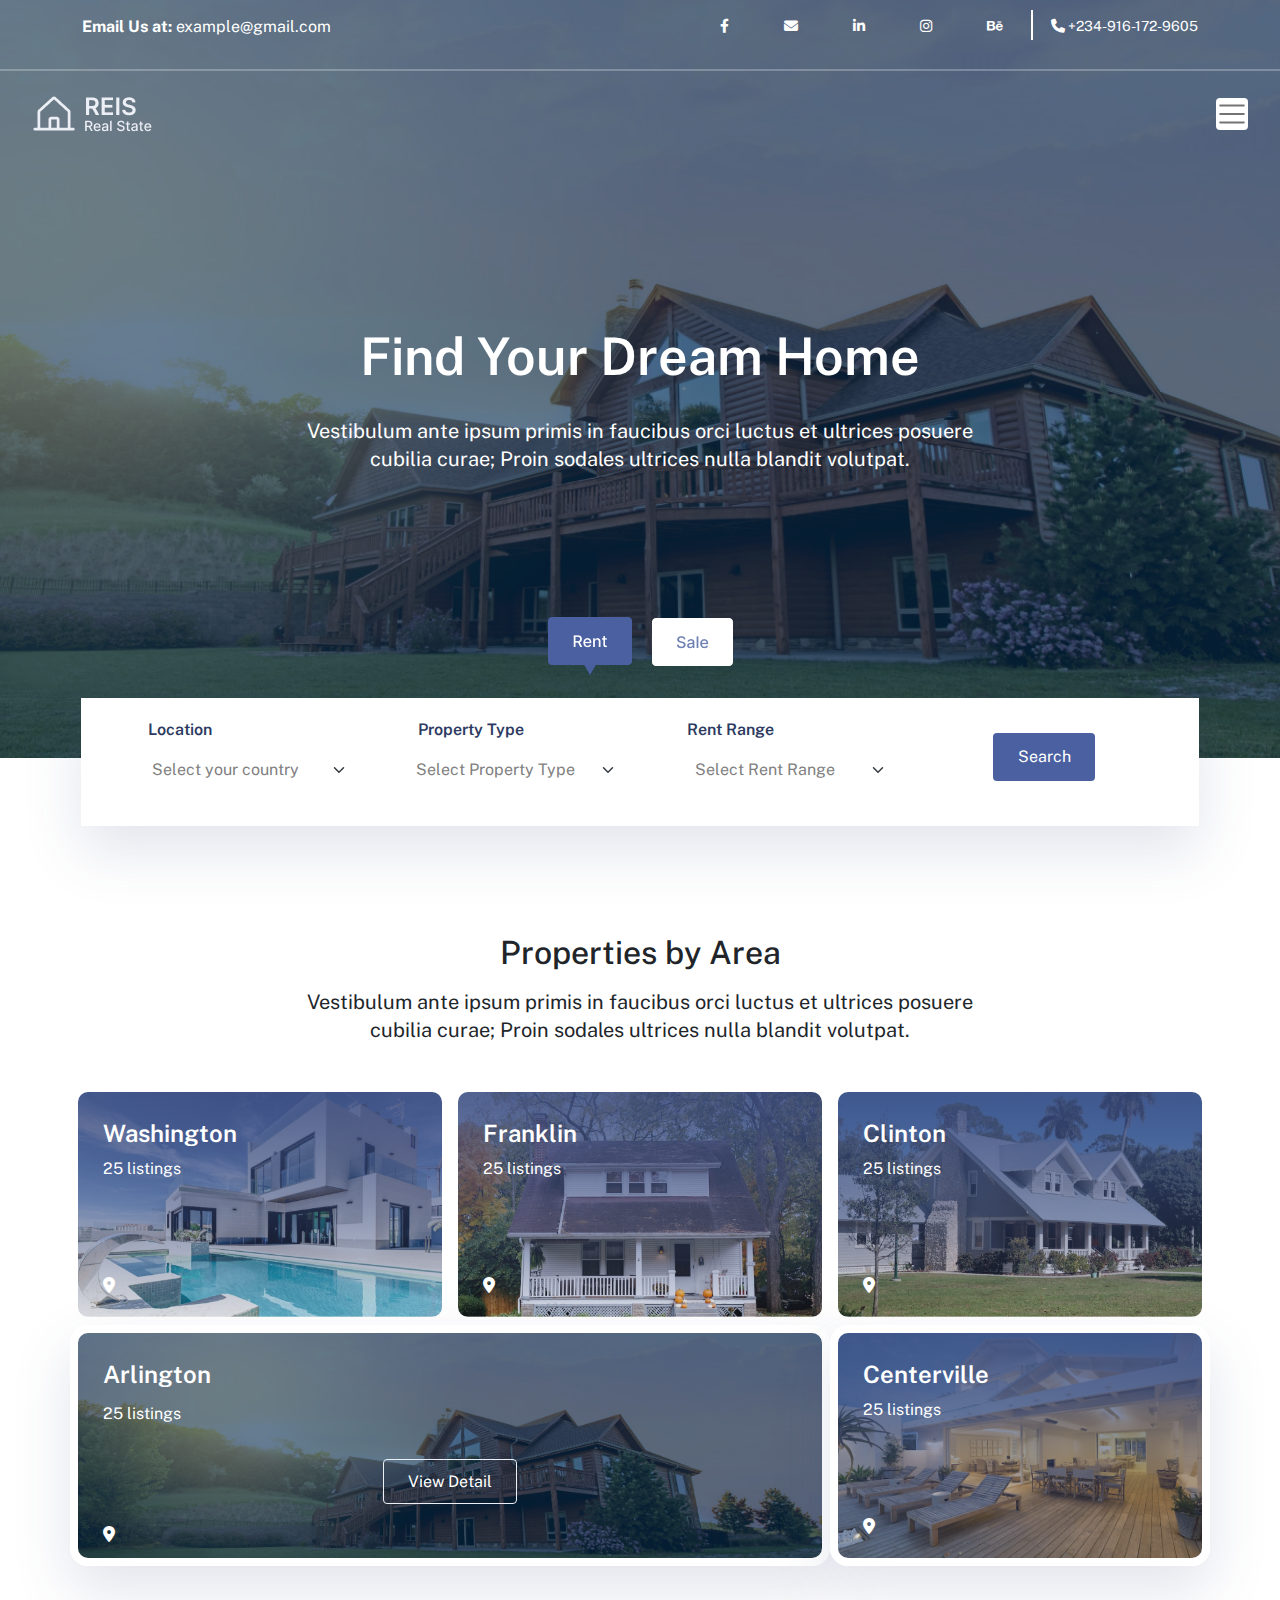
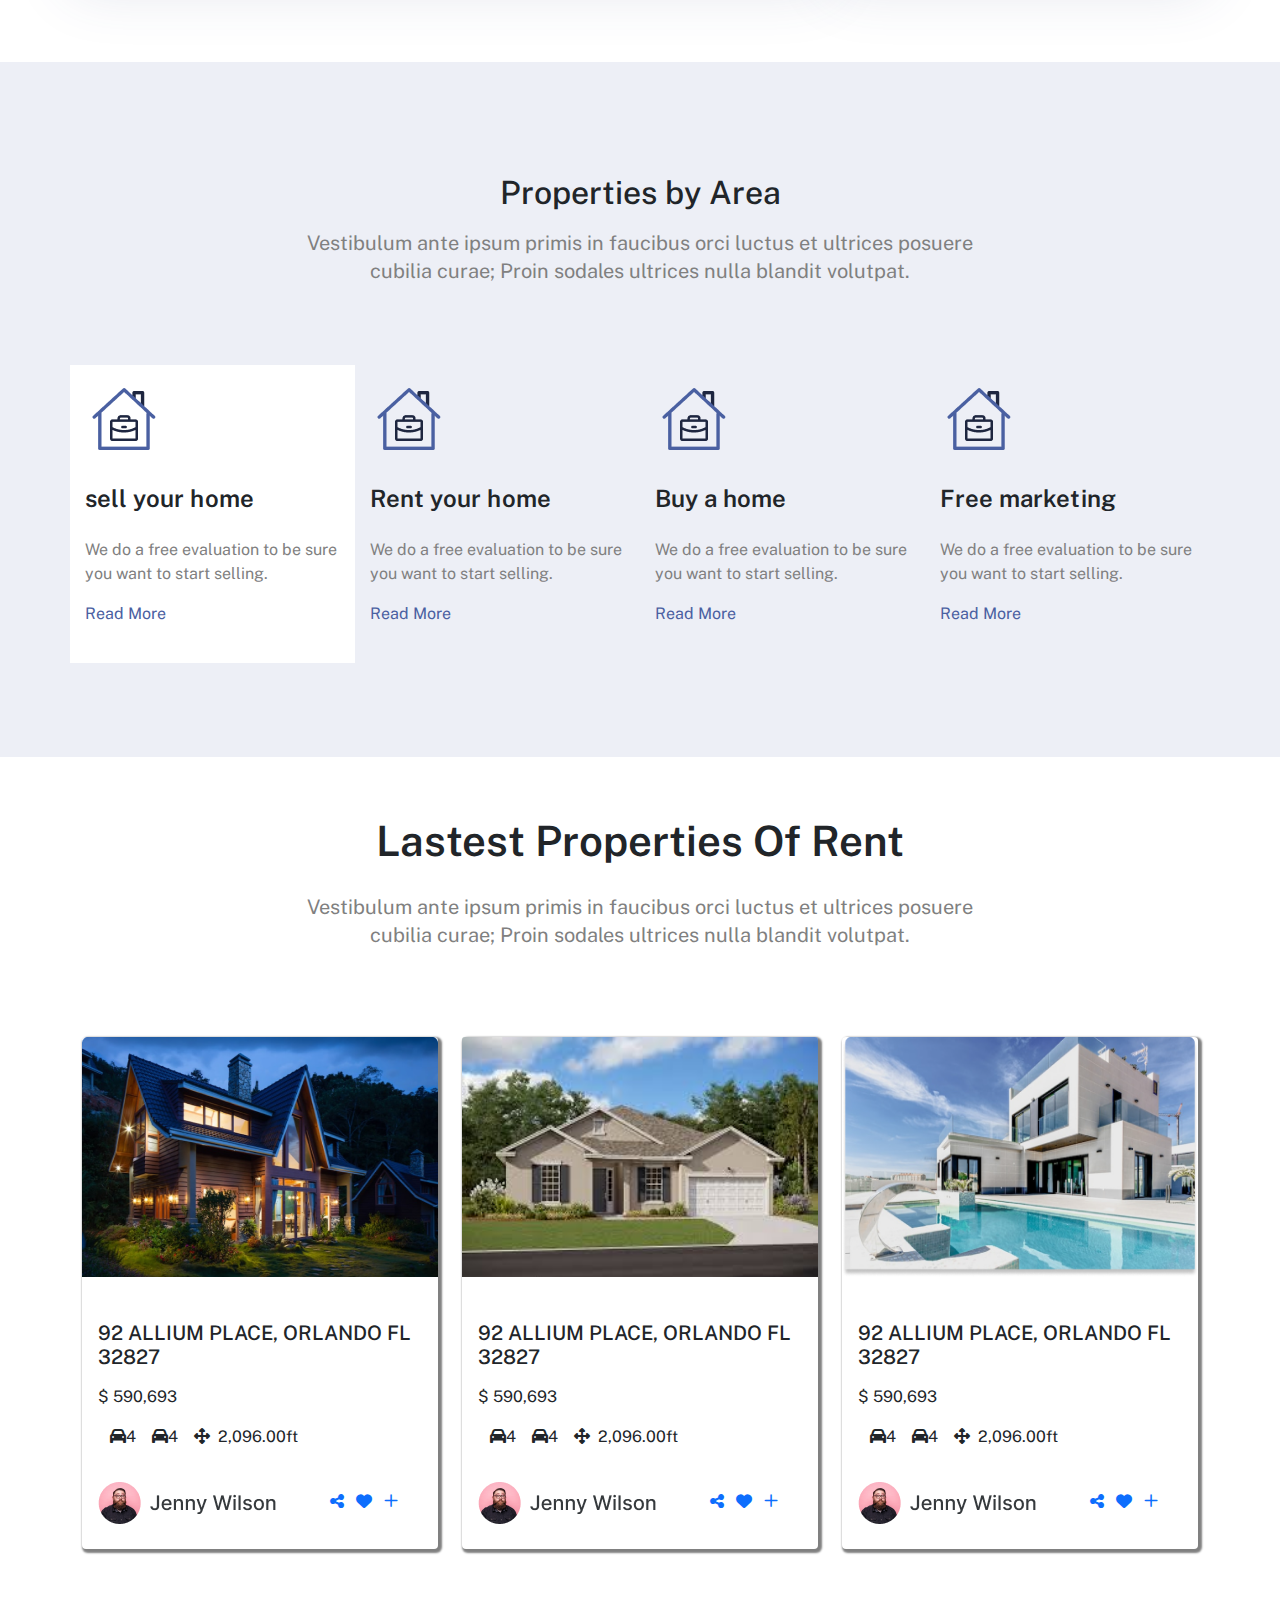
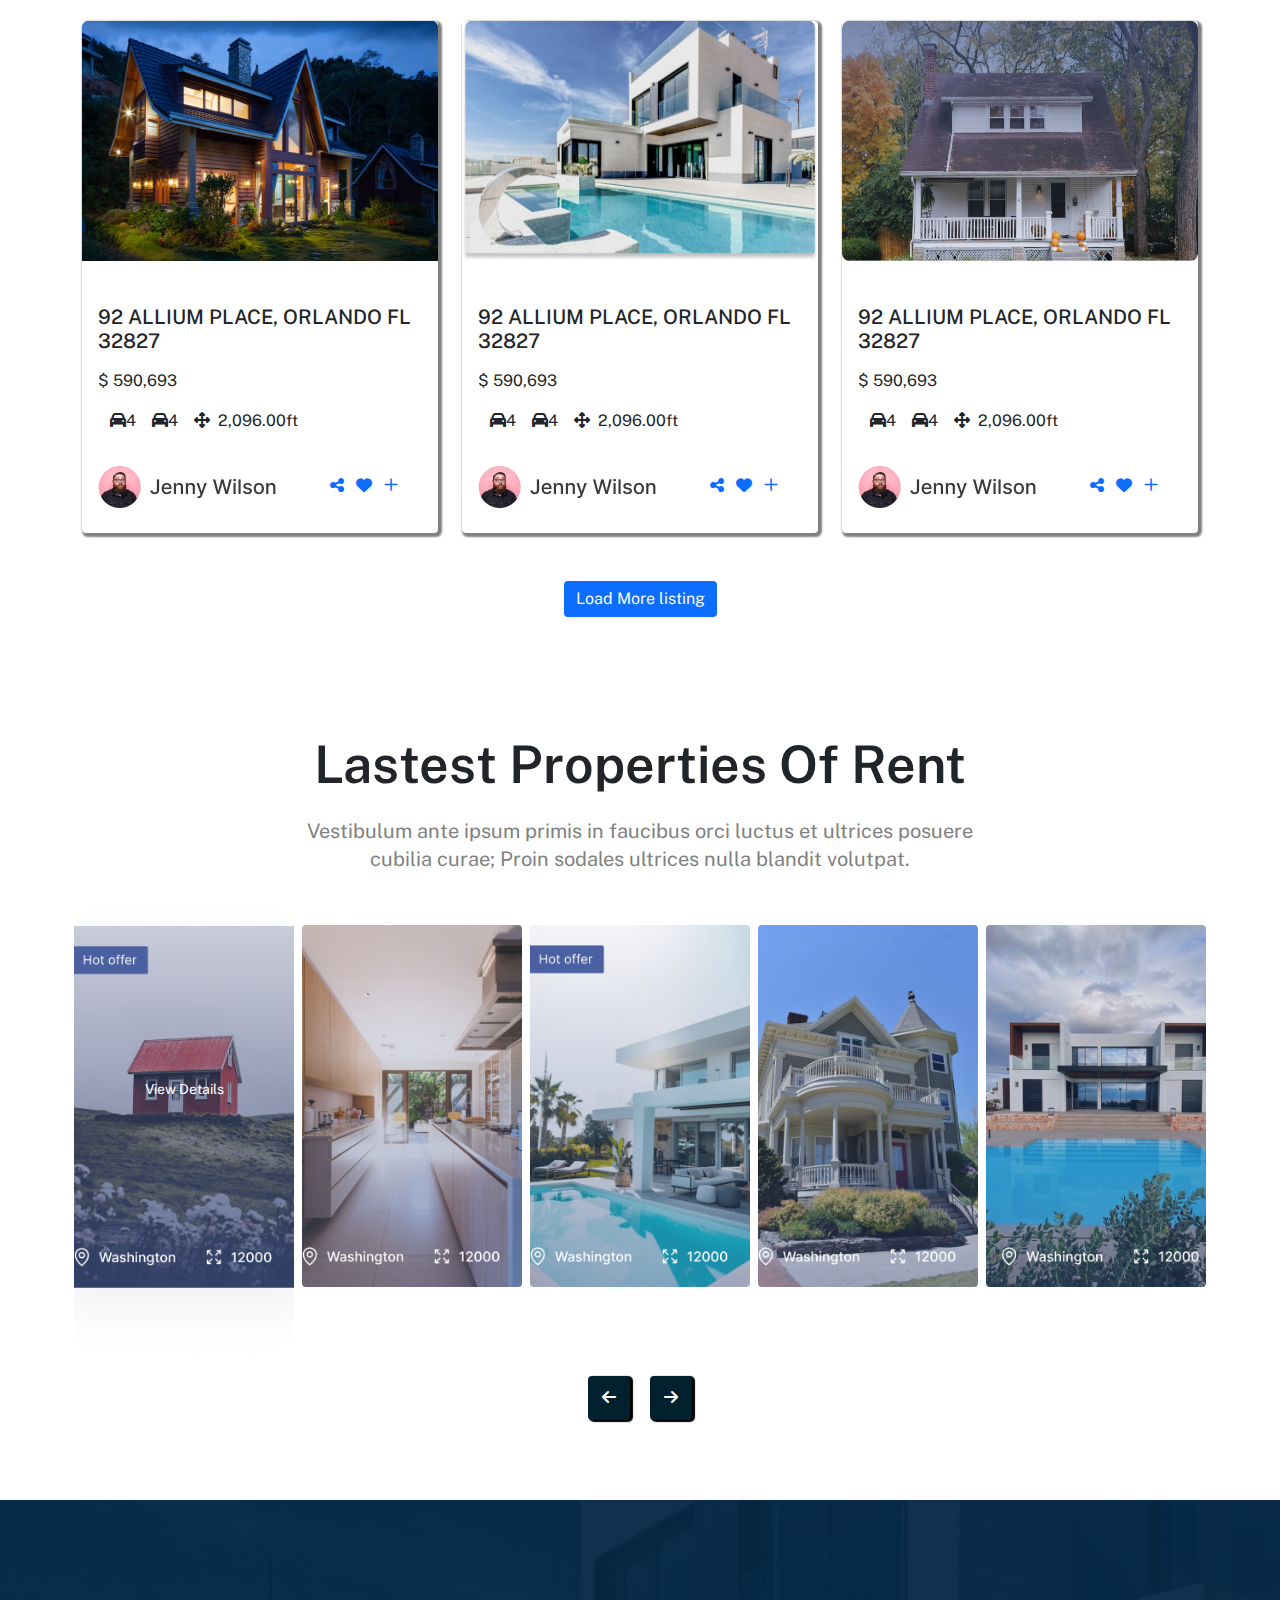
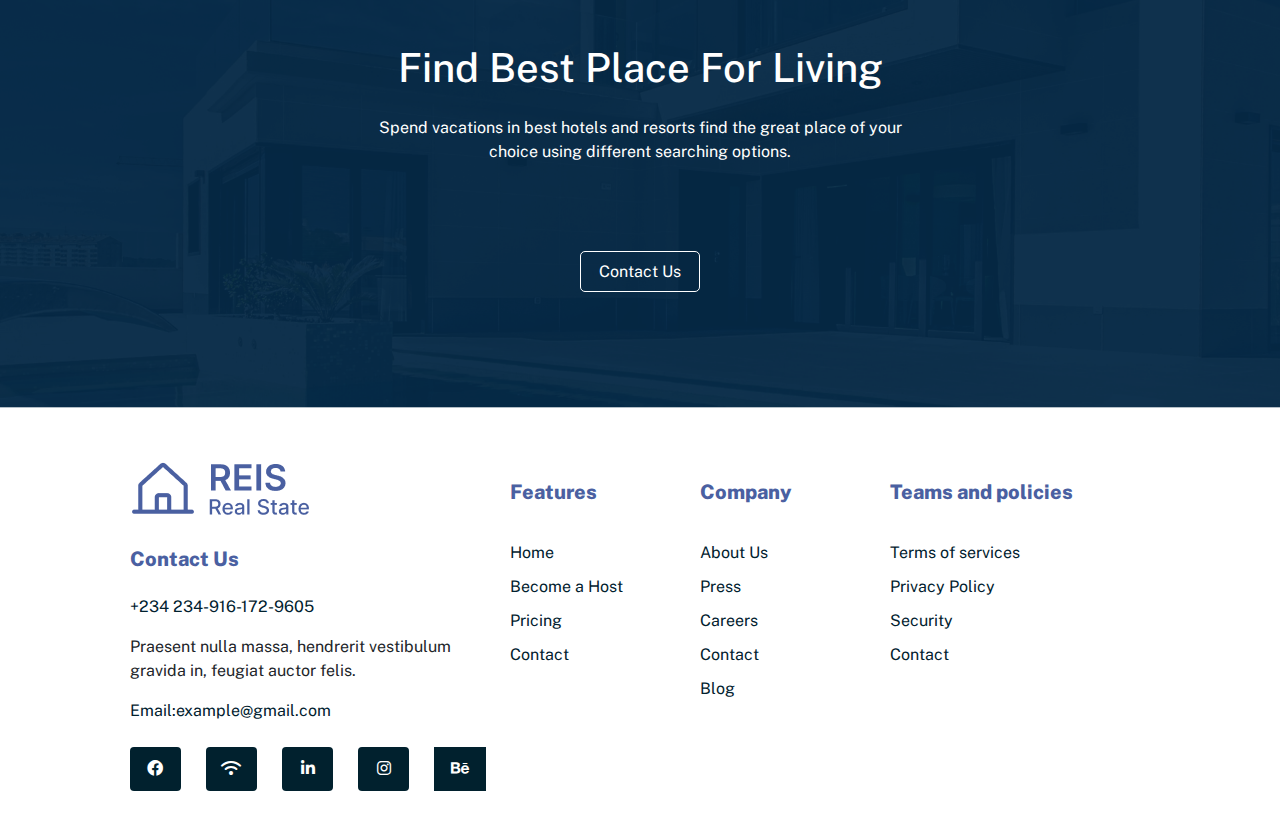
<file: index.html>
<!DOCTYPE html>
<html lang="en">

<head>
    <meta charset="UTF-8">
    <meta http-equiv="X-UA-Compatible" content="IE=edge">
    <meta name="viewport" content="width=device-width, initial-scale=1.0">
    <!-- bootstrap-link -->
    <link rel="stylesheet" href="Css/bootstrap.min.css">
    <!-- font-awesome -->
    <link rel="stylesheet" href="Font_6/css/all.min.css">
    <!-- css-linked -->
    <link rel="stylesheet" href="Css/style.css">
    <title>Reis/Home</title>
</head>

<body>
    <!-- header-navbar-section -->
    <header>
        <div class="container nav-main mb-0 pb-0">
            <a href="#" class="text-white"> <strong class="fw-bold">Email Us at:</strong> example@gmail.com</a>
            <ul class="ms-lg-auto">
                <li>
                    <i class="fa-brands fa-facebook-f"></i>
                </li>
                <li>
                    <i class="fa-solid fa-envelope"></i>
                </li>
                <li>
                    <i class="fa-brands fa-linkedin-in"></i>
                </li>
                <li>
                    <i class="fa-brands fa-instagram"></i>
                </li>
                <li>
                    <i class="fa-brands fa-behance"></i>
                </li>
                <li class="ms-5 last">
                    <span><i class="fa fa-phone"></i></span>
                    <span>+234-916-172-9605</span>
                </li>
            </ul>
        </div>
        <hr style="border:1px solid #fff;">

        <!-- <nav>
            <button class="btn btn-primary" type="button" data-bs-toggle="offcanvas" data-bs-target="#offcanvasBottom" aria-controls="offcanvasBottom">Toggle bottom offcanvas</button>


        </nav> -->

        <nav class="navbar navbar-expand-lg navbar-light mt-0 pt-0">
            <div class="container-fluid">
                <a class="navbar-brand" href="#">
                    <img src="Images/logo.png" alt="">
                </a>
                <!-- <button class="navbar-toggler" type="button" data-bs-toggle="collapse"
                    data-bs-target="#navbarNavAltMarkup" aria-controls="navbarNavAltMarkup" aria-expanded="false"
                    aria-label="Toggle navigation">
                    <span class="navbar-toggler-icon"></span>
                </button> -->

                <!-- <button class="" > -->
                    <span class="navbar-toggler-icon btn bg-white p-3" type="button" data-bs-toggle="offcanvas" data-bs-target="#offcanvasBottom" aria-controls="offcanvasBottom"></span>
                <!-- </button> -->

                <div class="offcanvas offcanvas-top bg-dark" tabindex="-1" id="offcanvasBottom" aria-labelledby="offcanvasBottomLabel">
                    <div class="offcanvas-header">
                      <button type="button" class="btn-close text-reset bg-white" data-bs-dismiss="offcanvas" aria-label="Close"></button>
                    </div>
                    <div class="offcanvas-body small">
                        <div class="navbar-nav ms-auto">
                            <a class="nav-link active text-white" aria-current="page" href="#">Home</a>
                            <a class="nav-link" href="html files/about.html">About Us</a>
                            <a class="nav-link" href="#">Our Agents</a>
                            <a class="nav-link" href="html files/reis-3.html">Properties</a>
                            <a class="nav-link" href="#">Gallery</a>
                            <a class="nav-link" href="#">Blog</a>
                            <a class="nav-link" href="#">Contact Us</a>
                            <a class="nav-link" href="#">Search</a>
                            <a class="nav-link" href="#">Add Listing</a>
                        </div>
                    </div>
                  </div>
<!-- 
                <div class="offcanvas-body" id="navbarNavAltMarkup">
                  
                </div> -->
            </div>
        </nav>
        <section id="home">
            <div class="container">
                <div class="row justify-content-center">
                    <div class="col-lg-10">
                        <h1 class="display-lg-1">Find Your Dream Home </h1>
                        <p class=" my-4 ms-auto me-auto">
                            Vestibulum ante ipsum primis in faucibus orci luctus et ultrices posuere cubilia curae;
                            Proin sodales ultrices nulla blandit volutpat.
                        </p>
                        <div class="rent">
                            <img src="Images/rent.png" alt="" class="mt-2 me-3">
                            <img src="Images/sale.png" alt="">
                        </div>
                    </div>
                </div>
            </div>
        </section>
    </header>

    <!-- rent-section -->
    <section id="rent-range">
        <div class="container text-center">
            <div class="row justify-content-center">
                <div class="col-lg-3">
                    <h5>Location</h5>
                    <select class="form-select form-select-lg mb-3" aria-label=".form-select-lg example">
                        <option selected>Select your country</option>
                        <option value="1">One</option>
                        <option value="2">Two</option>
                        <option value="3">Three</option>
                    </select>
                </div>
                <div class="col-lg-3">
                    <h5>Property Type</h5>
                    <select class="form-select form-select-lg mb-3" aria-label=".form-select-lg example">
                        <option selected>Select Property Type</option>
                        <option value="1">One</option>
                        <option value="2">Two</option>
                        <option value="3">Three</option>
                    </select>
                </div>
                <div class="col-lg-3">
                    <h5>Rent Range</h5>
                    <select class="form-select form-select-lg mb-3" aria-label=".form-select-lg example">
                        <option selected>Select Rent Range</option>
                        <option value="1">One</option>
                        <option value="2">Two</option>
                        <option value="3">Three</option>
                    </select>
                </div>
                <div class="col-lg-3">
                    <button class="btn" type="submit">Search</button>
                </div>
            </div>
        </div>
    </section>

    <!-- property-section -->
    <section id="property">
        <div class="container">
            <div class="row justify-content-center text-center">
                <div class="col-lg-10">
                    <h2>Properties by Area</h2>
                    <p class="my-3 ms-auto me-auto">
                        Vestibulum ante ipsum primis in faucibus orci luctus et ultrices posuere cubilia curae; Proin
                        sodales ultrices nulla blandit volutpat.
                    </p>
                </div>
            </div>
            <div class="row mt-4">
                <div class="col-lg-4 first">
                    <h4>Washington</h4>
                    <small>25 listings</small>
                    <div>
                        <i class="fa fa-location-dot  mt-5 pt-5"></i>
                    </div>
                </div>
                <div class="col-lg-4 second">
                    <h4>Franklin</h4>
                    <small>25 listings</small>
                    <div>
                        <i class="fa fa-location-dot  mt-5 pt-5"></i>
                    </div>
                </div>
                <div class="col-lg-4 third">
                    <h4>Clinton</h4>
                    <small>25 listings</small>
                    <div>
                        <i class="fa fa-location-dot  mt-5 pt-5"></i>
                    </div>
                </div>
            </div>
            <div class="row">
                <div class="col-lg-8 forth">
                    <h4>Arlington</h4>
                    <p><small>25 listings</small></p>
                    <div class="text-center">
                        <a href="#" class="text-white">View Detail</a>
                    </div>
                    <div>
                        <i class="fa fa-location-dot  mt-2 pt-4"></i>
                    </div>
                </div>
                <div class="col-lg-4 fifth">
                    <h4>Centerville</h4>
                    <small>25 listings</small>
                    <div>
                        <i class="fa fa-location-dot  mt-5 pt-5"></i>
                    </div>
                </div>
            </div>
        </div>
    </section>

    <!-- property-area-section -->
    <section id="property" class="property-area">
        <div class="container">
            <div class="row justify-content-center text-center">
                <div class="col-lg-10">
                    <h2>Properties by Area</h2>
                    <p class="my-3 ms-auto me-auto" style="color: gray;">
                        Vestibulum ante ipsum primis in faucibus orci luctus et ultrices posuere cubilia curae; Proin
                        sodales ultrices nulla blandit volutpat.
                    </p>
                </div>
            </div>
            <div class="row gy-3 mt-5">
                <div class="col-lg-3 home-1 bg-white">
                    <img src="Images/63-home 2.png" alt="">
                    <h4 class="my-4">sell your home</h4>
                    <small class="my-4">We do a free evaluation to be sure you want to start selling.</small>
                    <div class="mt-3">
                        <a href="#" class="small">Read More</a>
                    </div>
                </div>
                <div class="col-lg-3 home-1">
                    <img src="Images/63-home 2.png" alt="">
                    <h4 class="my-4">Rent your home</h4>
                    <small class="my-4">We do a free evaluation to be sure you want to start selling.</small>
                    <div class="mt-3">
                        <a href="#" class="small">Read More</a>
                    </div>
                </div>
                <div class="col-lg-3 home-1">
                    <img src="Images/63-home 2.png" alt="">
                    <h4 class="my-4">Buy a home</h4>
                    <small class="my-4">We do a free evaluation to be sure you want to start selling.</small>
                    <div class="mt-3">
                        <a href="#" class="small">Read More</a>
                    </div>
                </div>
                <div class="col-lg-3 home-1">
                    <img src="Images/63-home 2.png" alt="">
                    <h4 class="my-4">Free marketing</h4>
                    <small class="my-4">We do a free evaluation to be sure you want to start selling.</small>
                    <div class="mt-3">
                        <a href="#" class="small">Read More</a>
                    </div>
                </div>
            </div>
        </div>
    </section>

    <!-- lastest-property-section -->
    <section id="property-lastest">
        <div class="container">
            <div class="row justify-content-center text-center head">
                <div class="col-lg-10">
                    <h2>Lastest Properties Of Rent</h2>
                    <p class="my-3 ms-auto me-auto" style="color: gray;">
                        Vestibulum ante ipsum primis in faucibus orci luctus et ultrices posuere cubilia curae; Proin
                        sodales ultrices nulla blandit volutpat.
                    </p>
                </div>
            </div>
            <div class="row mt-lg-5 mt-2 gy-4">
                <div class="col-lg-4">
                    <div class="card">
                        <div class="card-img">
                            <img src="Images/Rectangle 18-1.png" class="card-img-top" alt="...">
                            <div class="empty-img">

                            </div>
                        </div>
                        <div class="card-body">
                            <h5 class="card-title my-3">92 ALLIUM PLACE, ORLANDO FL 32827</h5>
                            <p class="card-text">$ 590,693</p>
                            <div class="ico my-3">
                                <span><i class="fa fa-car"></i>4</span>
                                <span><i class="fa fa-car"></i>4</span>
                                <span><i class="fa fa-arrows-alt me-lg-2"></i>2,096.00ft</span>
                            </div>
                            <div class="footer pt-3">
                                <span><img src="Images/Frame 91.png" alt=""></span>
                                <span class="ms-5">
                                    <a href="#"><i class="fa fa-share-nodes me-lg-2"></i></a>
                                    <a href="#"><i class="fa fa-heart me-lg-2"></i></a>
                                    <a href="#"><i class="fa-regular fa-plus me-lg-2"></i></a>
                                </span>
                            </div>
                        </div>
                    </div>
                </div>
                <div class="col-lg-4">
                    <div class="card">
                        <div class="card-img">
                            <img src="Images/Alriz.jpeg" class="card-img-top" alt="...">
                            <div class="empty-img"></div>
                        </div>
                        <div class="card-body">
                            <h5 class="card-title my-3">92 ALLIUM PLACE, ORLANDO FL 32827</h5>
                            <p class="card-text">$ 590,693</p>
                            <div class="ico my-3">
                                <span><i class="fa fa-car"></i>4</span>
                                <span><i class="fa fa-car"></i>4</span>
                                <span><i class="fa fa-arrows-alt me-lg-2"></i>2,096.00ft</span>
                            </div>
                            <div class="footer pt-3">
                                <span><img src="Images/Frame 91.png" alt=""></span>
                                <span class="ms-5">
                                    <a href="#"><i class="fa fa-share-nodes me-lg-2"></i></a>
                                    <a href="#"><i class="fa fa-heart me-lg-2"></i></a>
                                    <a href="#"><i class="fa-regular fa-plus me-lg-2"></i></a>
                                </span>
                            </div>
                        </div>
                    </div>
                </div>
                <div class="col-lg-4">
                    <div class="card">
                        <div class="card-img">
                            <img src="Images/Rectangle 18 (1).png" class="card-img-top" alt="...">
                            <div class="empty-img"></div>
                        </div>
                        <div class="card-body">
                            <h5 class="card-title my-3">92 ALLIUM PLACE, ORLANDO FL 32827</h5>
                            <p class="card-text">$ 590,693</p>
                            <div class="ico my-3">
                                <span><i class="fa fa-car"></i>4</span>
                                <span><i class="fa fa-car"></i>4</span>
                                <span><i class="fa fa-arrows-alt me-lg-2"></i>2,096.00ft</span>
                            </div>
                            <div class="footer pt-3">
                                <span><img src="Images/Frame 91.png" alt=""></span>
                                <span class="ms-5">
                                    <a href="#"><i class="fa fa-share-nodes me-lg-2"></i></a>
                                    <a href="#"><i class="fa fa-heart me-lg-2"></i></a>
                                    <a href="#"><i class="fa-regular fa-plus me-lg-2"></i></a>
                                </span>
                            </div>
                        </div>
                    </div>
                </div>
            </div>
            <div class="row mt-lg-5 mt-2 gy-4">
                <div class="col-lg-4">
                    <div class="card">
                        <div class="card-img">
                            <img src="Images/Rectangle 18-1.png" class="card-img-top" alt="...">
                            <div class="empty-img"></div>
                        </div>
                        <div class="card-body">
                            <h5 class="card-title my-3">92 ALLIUM PLACE, ORLANDO FL 32827</h5>
                            <p class="card-text">$ 590,693</p>
                            <div class="ico my-3">
                                <span><i class="fa fa-car"></i>4</span>
                                <span><i class="fa fa-car"></i>4</span>
                                <span><i class="fa fa-arrows-alt me-lg-2"></i>2,096.00ft</span>
                            </div>
                            <div class="footer pt-3">
                                <span><img src="Images/Frame 91.png" alt=""></span>
                                <span class="ms-5">
                                    <a href="#"><i class="fa fa-share-nodes me-lg-2"></i></a>
                                    <a href="#"><i class="fa fa-heart me-lg-2"></i></a>
                                    <a href="#"><i class="fa-regular fa-plus me-lg-2"></i></a>
                                </span>
                            </div>
                        </div>
                    </div>
                </div>
                <div class="col-lg-4">
                    <div class="card">
                        <div class="card-img">
                            <img src="Images/Rectangle 18 (1).png" class="card-img-top" alt="...">
                            <div class="empty-img"></div>
                        </div>
                        <div class="card-body">
                            <h5 class="card-title my-3">92 ALLIUM PLACE, ORLANDO FL 32827</h5>
                            <p class="card-text">$ 590,693</p>
                            <div class="ico my-3">
                                <span><i class="fa fa-car"></i>4</span>
                                <span><i class="fa fa-car"></i>4</span>
                                <span><i class="fa fa-arrows-alt me-lg-2"></i>2,096.00ft</span>
                            </div>
                            <div class="footer pt-3">
                                <span><img src="Images/Frame 91.png" alt=""></span>
                                <span class="ms-5">
                                    <a href="#"><i class="fa fa-share-nodes me-lg-2"></i></a>
                                    <a href="#"><i class="fa fa-heart me-lg-2"></i></a>
                                    <a href="#"><i class="fa-regular fa-plus me-lg-2"></i></a>
                                </span>
                            </div>
                        </div>
                    </div>
                </div>
                <div class="col-lg-4">
                    <div class="card">
                        <div class="card-img">
                            <img src="Images/Rectangle 11.png" class="card-img-top" alt="...">
                            <div class="empty-img"></div>
                        </div>
                        <div class="card-body">
                            <h5 class="card-title my-3">92 ALLIUM PLACE, ORLANDO FL 32827</h5>
                            <p class="card-text">$ 590,693</p>
                            <div class="ico my-3">
                                <span><i class="fa fa-car"></i>4</span>
                                <span><i class="fa fa-car"></i>4</span>
                                <span><i class="fa fa-arrows-alt me-lg-2"></i>2,096.00ft</span>
                            </div>
                            <div class="footer pt-3">
                                <span><img src="Images/Frame 91.png" alt=""></span>
                                <span class="ms-5">
                                    <a href="#"><i class="fa fa-share-nodes me-lg-2"></i></a>
                                    <a href="#"><i class="fa fa-heart me-lg-2"></i></a>
                                    <a href="#"><i class="fa-regular fa-plus me-lg-2"></i></a>
                                </span>
                            </div>
                        </div>
                    </div>
                </div>
            </div>
            <div class="mt-5 text-center">
                <a href="html files/reis-2.html" class="btn text-light bg-primary text-center">Load More listing</a>
            </div>
        </div>
    </section>

    <!-- rent-lastest-section -->
    <section id="property" class="lastest-rent">
        <div class="container">
            <div class="row justify-content-center text-center">
                <div class="col-lg-10">
                    <h1 class="text-dark">Lastest Properties Of Rent</h1>
                    <p class="my-3 ms-auto me-auto" style="color: gray;">
                        Vestibulum ante ipsum primis in faucibus orci luctus et ultrices posuere cubilia curae; Proin
                        sodales ultrices nulla blandit volutpat.
                    </p>
                </div>
            </div>
            <div class="row gy-44">
                <div class="col-lg rent-last-1 mb-0 pb-0">
                        <a href="#" class="small text-white">View Details</a>
                </div>
                <div class="col-lg rent-last-2">

                </div>
                <div class="col-lg rent-last-3">
                </div>
                <div class="col-lg rent-last-4">
                </div>
                <div class="col-lg rent-last-5">
                </div>
            </div>
            <div class="div text-center mt-lg-0 pt-lg-0">
                <span>
                    <button><i class="fa fa-arrow-left"></i></button>
                </span>
                <span class="ms-3">
                    <button><i class="fa fa-arrow-right"></i></button>
                </span>
            </div>
        </div>
    </section>

    <!-- find-best-place-section -->
    <section id="find-best-place">
        <div class="container">
            <div class="row">
                <div class="col-lg-12">
                    <h1>Find Best Place For Living</h1>
                    <p class="my-4">
                        Spend vacations in best hotels and resorts find the great place of your <br>
                        choice using different searching options.
                    </p>
                    <div class="a">
                        <a href="#">Contact Us</a>
                    </div>
                </div>
            </div>
        </div>
    </section>

    <!-- footer-section -->
    <footer id="footer">
        <div class="container">
            <div class="row justify-content-center">
                <div class="col-lg-4">
                    <img src="Images/logo-RE.png" alt="">
                    <h5 class="my-4">Contact Us</h5>
                    <a href="#" style="color:rgb(1, 33, 46);" >+234 234-916-172-9605</a>
                    <p class="my-3">
                        Praesent nulla massa, hendrerit vestibulum gravida in, feugiat auctor felis.
                    </p>
                    <a href="#" style="color:rgb(1, 33, 46);">Email:example@gmail.com</a>
                    <div class="foot d-flex my-4">
                        <div class="col btn text-primary ms-0">
                            <i class="fa-brands fa-facebook"></i>
                          </div>
                          <div class="col btn text-primar">
                            <i class="fa fa-wifi"></i>
                          </div>
                          <div class="col btn text-primary">
                            <i class="fa-brands fa-linkedin-in"></i>
                          </div>
                          <div class="col btn text-primary">
                            <a href="#"><i class="fa-brands fa-instagram"></i></a>
                          </div>
                          <div class="col">
                            <i class="fa-brands fa-behance"></i>
                          </div>
        
                    </div>
                </div>
                <div class="col-lg-2">
                    <h5 class="pt-4">Features</h5>
                    <ul class="p-0">
                        <li><a href="#">Home</a></li>
                        <li><a href="#">Become a Host</a></li>
                        <li><a href="#">Pricing</a></li>
                        <li><a href="#">Contact</a></li>
                    </ul>
                </div>
                <div class="col-lg-2">
                    <h5 class="pt-4">Company</h5>
                    <ul class="p-0">
                        <li><a href="#">About Us</a></li>
                        <li><a href="#">Press</a></li>
                        <li><a href="#">Careers</a></li>
                        <li><a href="#">Contact</a></li>
                        <li><a href="#">Blog</a></li>
                    </ul>
                </div>
                <div class="col-lg-3" style="text-align: left;" >
                    <h5 class="pt-4">Teams and policies</h5>
                    <ul class="p-0">
                        <li><a href="#">Terms of services</a></li>
                        <li><a href="#">Privacy Policy</a></li>
                        <li><a href="#">Security</a></li>
                        <li><a href="#">Contact</a></li>
                    </ul>
                </div>
            </div>
        </div>
    </footer>

    <!-- javascript-bootstarp -->
    <script src="Javascript/bootstrap.min.js"></script>
</body>

</html>
</file>
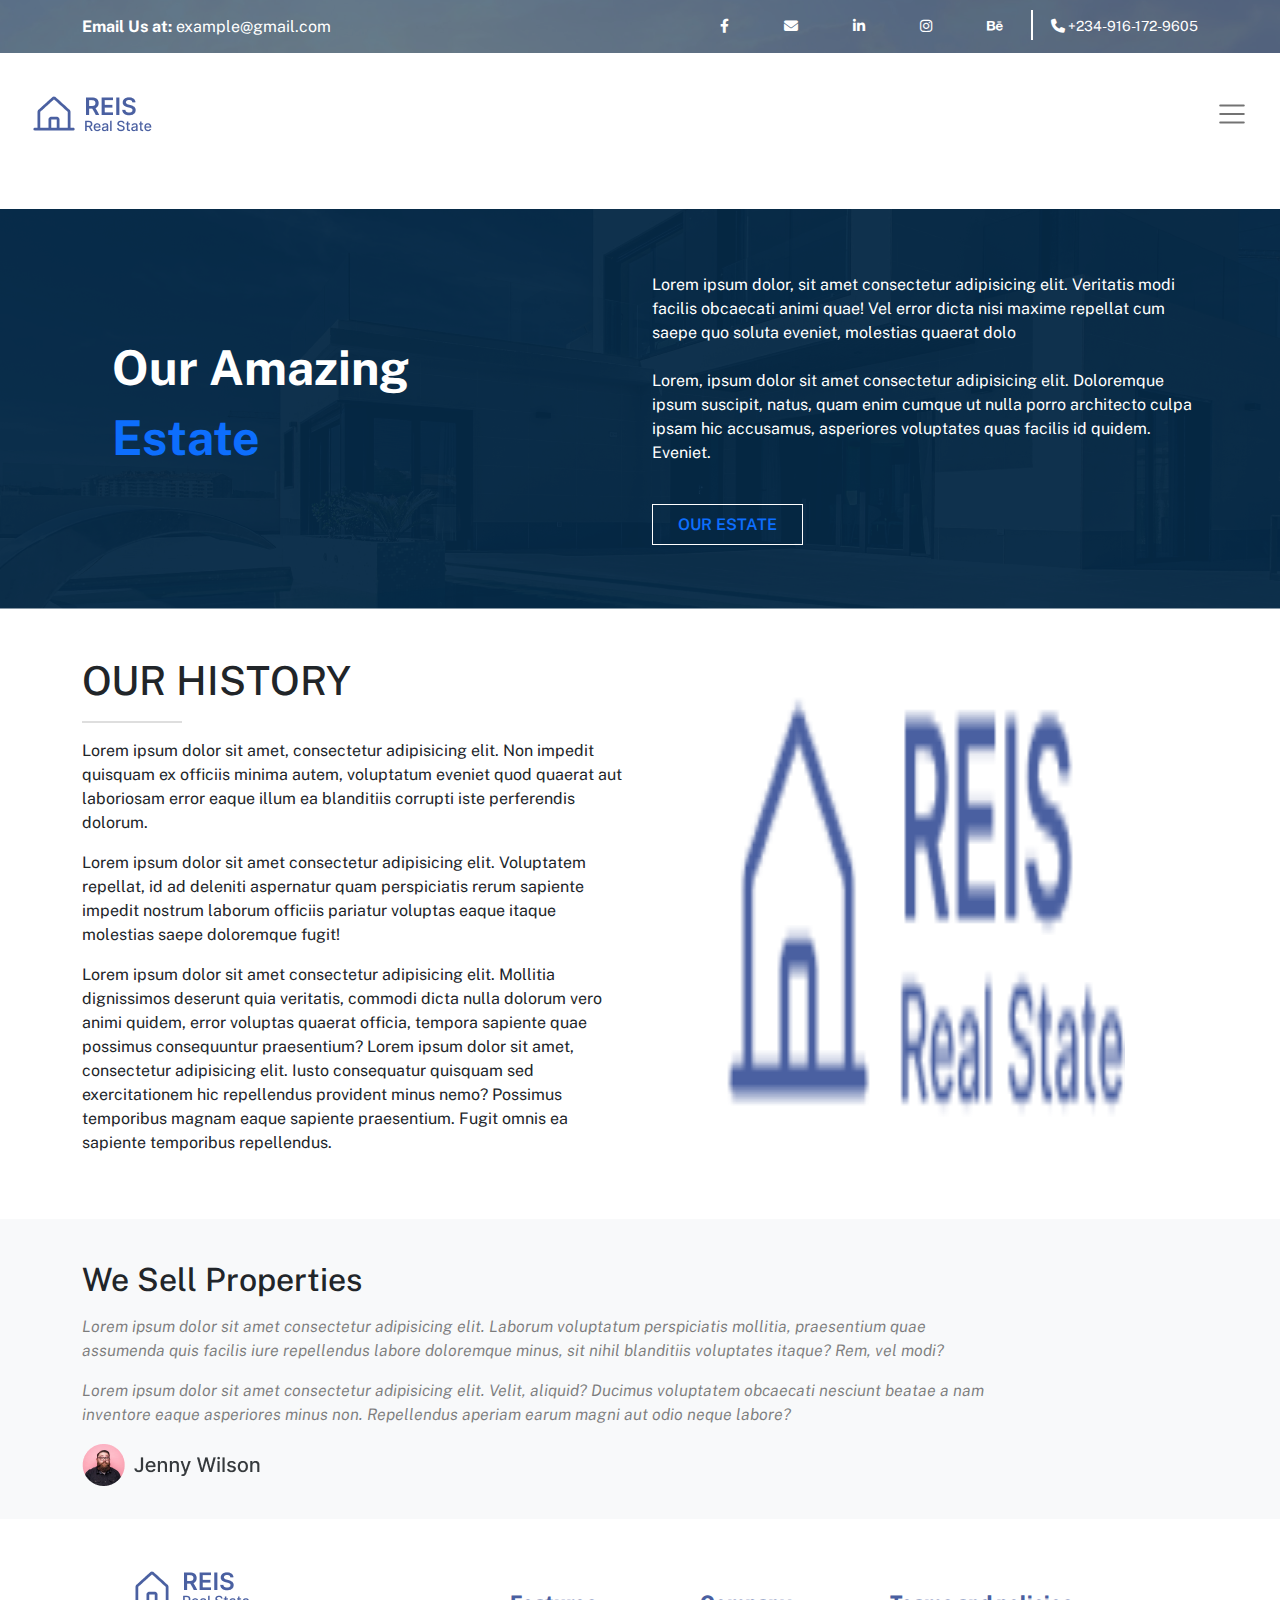
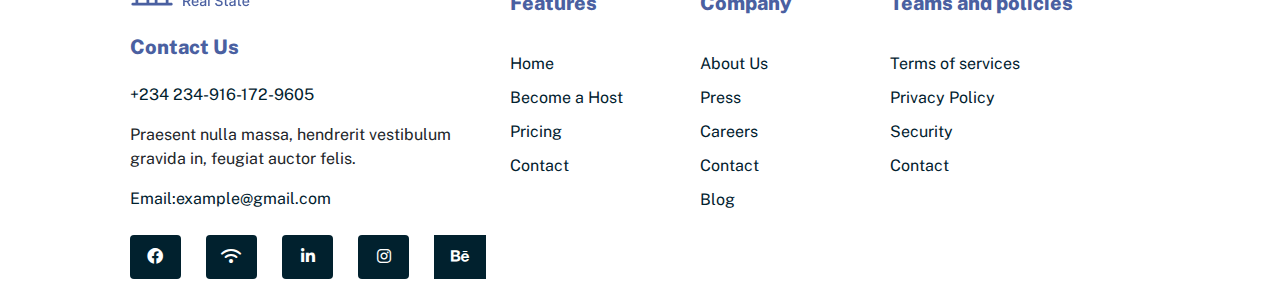
<file: html files/about.html>
<!DOCTYPE html>
<html lang="en">
<head>
    <meta charset="UTF-8">
    <meta http-equiv="X-UA-Compatible" content="IE=edge">
    <meta name="viewport" content="width=device-width, initial-scale=1.0">
       <!-- bootstrap-link -->
       <link rel="stylesheet" href="../Css/bootstrap.min.css">
       <!-- font-awesome -->
       <link rel="stylesheet" href="../Font_6/css/all.min.css">
       <!-- css-linked -->
       <link rel="stylesheet" href="../Css/about.css">
       <title>Reis/About</title>
</head>
<body>
    <!-- header-navbar-section -->
    <header>
       <div class="nav-start">
        <div class="container nav-main mb-0 pb-0">
            <a href="#" class="text-white"> <strong class="fw-bold">Email Us at:</strong> example@gmail.com</a>
            <ul class="ms-lg-auto">
                <li>
                    <i class="fa-brands fa-facebook-f"></i>
                </li>
                <li>
                    <i class="fa-solid fa-envelope"></i>
                </li>
                <li>
                    <i class="fa-brands fa-linkedin-in"></i>
                </li>
                <li>
                    <i class="fa-brands fa-instagram"></i>
                </li>
                <li>
                    <i class="fa-brands fa-behance"></i>
                </li>
                <li class="ms-5 last">
                    <span><i class="fa fa-phone"></i></span>
                    <span>+234-916-172-9605</span>
                </li>
            </ul>
        </div>
       </div>
        <hr style="border:1px solid #fff;">


        <nav class="navbar navbar-expand-lg navbar-light mt-0 pt-0">
            <div class="container-fluid">
                <a class="navbar-brand" href="../index.html">
                    <img src="../Images/RE.logo.png" alt="">
                </a>
                <!-- <button class="navbar-toggler" type="button" data-bs-toggle="collapse"
                    data-bs-target="#navbarNavAltMarkup" aria-controls="navbarNavAltMarkup" aria-expanded="false"
                    aria-label="Toggle navigation">
                    <span class="navbar-toggler-icon"></span>
                </button> -->

                <!-- <button class="" > -->
                    <span class="navbar-toggler-icon btn bg-white p-3" type="button" data-bs-toggle="offcanvas" data-bs-target="#offcanvasBottom" aria-controls="offcanvasBottom"></span>
                <!-- </button> -->

                <div class="offcanvas offcanvas-top bg-dark" tabindex="-1" id="offcanvasBottom" aria-labelledby="offcanvasBottomLabel">
                    <div class="offcanvas-header">
                      <button type="button" class="btn-close text-reset bg-white" data-bs-dismiss="offcanvas" aria-label="Close"></button>
                    </div>
                    <div class="offcanvas-body small">
                        <div class="navbar-nav ms-auto">
                            <a class="nav-link active text-white" aria-current="page" href="../index.html">Home</a>
                            <a class="nav-link" href="#">About Us</a>
                            <a class="nav-link" href="#">Our Agents</a>
                            <a class="nav-link" href="../html files/reis-3.html">Properties</a>
                            <a class="nav-link">Gallery</a>
                            <a class="nav-link">Blog</a>
                            <a class="nav-link">Contact Us</a>
                            <a class="nav-link">Search</a>
                            <a class="nav-link">Add Listing</a>
                        </div>
                    </div>
                  </div>
<!-- 
                <div class="offcanvas-body" id="navbarNavAltMarkup">
                  
                </div> -->
            </div>
        </nav>
    </header>

    <!-- section-1 -->
    <section id="section-1">
        <div class="container">
            <div class="row">
                <div class="col-lg-6">
                    <h1>
                        Our Amazing <br> <span class="text-primary">Estate</span>
                    </h1>
                </div>
                <div class="col-lg-6">
                    <p>
                        Lorem ipsum dolor, sit amet consectetur adipisicing elit. Veritatis modi facilis obcaecati animi quae! Vel error dicta nisi maxime repellat cum saepe quo soluta eveniet, molestias quaerat dolo
                    </p>
                    <p class="my-4 mb-5">
                        Lorem, ipsum dolor sit amet consectetur adipisicing elit. Doloremque ipsum suscipit, natus, quam enim cumque ut nulla porro architecto culpa ipsam hic accusamus, asperiores voluptates quas facilis id quidem. Eveniet.
                    </p>
                    <a href="#" style="border: 1px solid white; padding: 10px 25px; text-decoration: none; font-weight: 600;">OUR ESTATE</a>
                </div>
            </div>
        </div>
    </section>

    <!-- section-2 -->
    <section id="section-2">
        <div class="container">
            <div class="row">
                <div class="col-lg-6">
                    <h1>OUR HISTORY</h1>
                    <hr  style="border: 1px solid gray; width: 100px;">
                    <p>
                        Lorem ipsum dolor sit amet, consectetur adipisicing elit. Non impedit quisquam ex officiis minima autem, voluptatum eveniet quod quaerat aut laboriosam error eaque illum ea blanditiis corrupti iste perferendis dolorum.
                    </p>
                    <p>
                        Lorem ipsum dolor sit amet consectetur adipisicing elit. Voluptatem repellat, id ad deleniti aspernatur quam perspiciatis rerum sapiente impedit nostrum laborum officiis pariatur voluptas eaque itaque molestias saepe doloremque fugit!
                    </p>
                    <p>
                        Lorem ipsum dolor sit amet consectetur adipisicing elit. Mollitia dignissimos deserunt quia veritatis, commodi dicta nulla dolorum vero animi quidem, error voluptas quaerat officia, tempora sapiente quae possimus consequuntur praesentium? Lorem ipsum dolor sit amet, consectetur adipisicing elit. Iusto consequatur quisquam sed exercitationem hic repellendus provident minus nemo? Possimus temporibus magnam eaque sapiente praesentium. Fugit omnis ea sapiente temporibus repellendus.
                    </p>
                </div>
                <div class="col-lg-6 text-center d-lg-block d-none">
                    <img src="../Images/RE.logo.png" id="re">
                </div>
            </div>
        </div>
    </section>


    <!-- section-3 -->
    <section id="section-3" class="bg-light">
        <div class="container">
            <div class="row">
                <div class="col-lg-10">
                    <h2 class="my-3">We Sell Properties</h2>
                    <p class="text-black-50">
                        <i>
                            Lorem ipsum dolor sit amet consectetur adipisicing elit. Laborum voluptatum perspiciatis mollitia, praesentium quae assumenda quis facilis iure repellendus labore doloremque minus, sit nihil blanditiis voluptates itaque? Rem, vel modi?
                        </i>
                    </p>
                    <p class="text-black-50">
                        <i>
                            Lorem ipsum dolor sit amet consectetur adipisicing elit. Velit, aliquid? Ducimus voluptatem obcaecati nesciunt beatae a nam inventore eaque asperiores minus non. Repellendus aperiam earum magni aut odio neque labore?
                        </i>
                    </p>
                    <img src="../Images/Frame 91.png" alt="">
                </div>
            </div>
        </div>
    </section>


    <!-- footer-section -->
    <footer id="footer">
        <div class="container">
            <div class="row justify-content-center">
                <div class="col-lg-4">
                    <img src="../Images/RE.logo.png" alt="">
                    <h5 class="my-4">Contact Us</h5>
                    <a href="#" style="color:rgb(1, 33, 46);" >+234 234-916-172-9605</a>
                    <p class="my-3">
                        Praesent nulla massa, hendrerit vestibulum gravida in, feugiat auctor felis.
                    </p>
                    <a href="#" style="color:rgb(1, 33, 46);">Email:example@gmail.com</a>
                    <div class="foot d-flex my-4">
                        <div class="col btn text-primary ms-0">
                            <i class="fa-brands fa-facebook"></i>
                          </div>
                          <div class="col btn text-primar">
                            <i class="fa fa-wifi"></i>
                          </div>
                          <div class="col btn text-primary">
                            <i class="fa-brands fa-linkedin-in"></i>
                          </div>
                          <div class="col btn text-primary">
                            <a href="#"><i class="fa-brands fa-instagram"></i></a>
                          </div>
                          <div class="col">
                            <i class="fa-brands fa-behance"></i>
                          </div>
        
                    </div>
                </div>
                <div class="col-lg-2">
                    <h5 class="pt-4">Features</h5>
                    <ul class="p-0">
                        <li><a href="#">Home</a></li>
                        <li><a href="#">Become a Host</a></li>
                        <li><a href="#">Pricing</a></li>
                        <li><a href="#">Contact</a></li>
                    </ul>
                </div>
                <div class="col-lg-2">
                    <h5 class="pt-4">Company</h5>
                    <ul class="p-0">
                        <li><a href="#">About Us</a></li>
                        <li><a href="#">Press</a></li>
                        <li><a href="#">Careers</a></li>
                        <li><a href="#">Contact</a></li>
                        <li><a href="#">Blog</a></li>
                    </ul>
                </div>
                <div class="col-lg-3" style="text-align: left;" >
                    <h5 class="pt-4">Teams and policies</h5>
                    <ul class="p-0">
                        <li><a href="#">Terms of services</a></li>
                        <li><a href="#">Privacy Policy</a></li>
                        <li><a href="#">Security</a></li>
                        <li><a href="#">Contact</a></li>
                    </ul>
                </div>
            </div>
        </div>
    </footer>

    <!-- javascript-bootstarp -->
    <script src="../Javascript/bootstrap.min.js"></script>
</body>
</html>
</file>
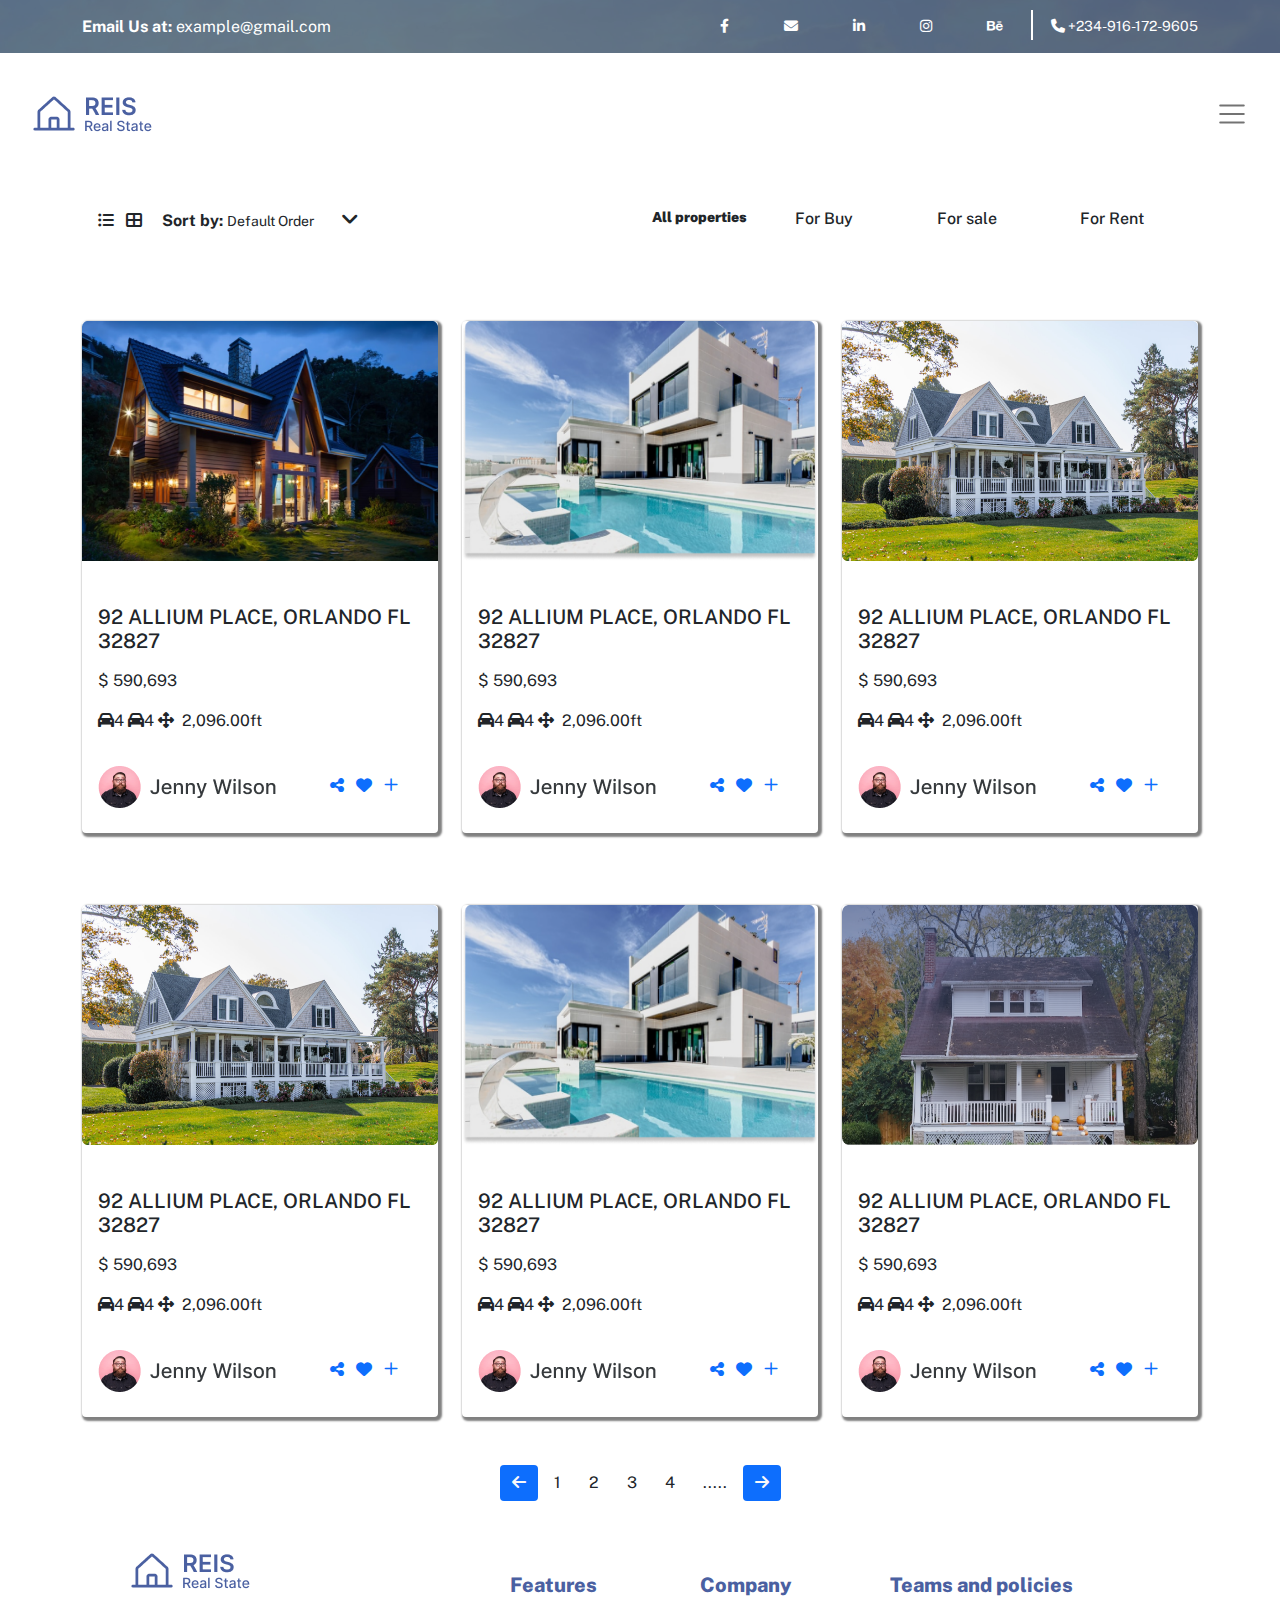
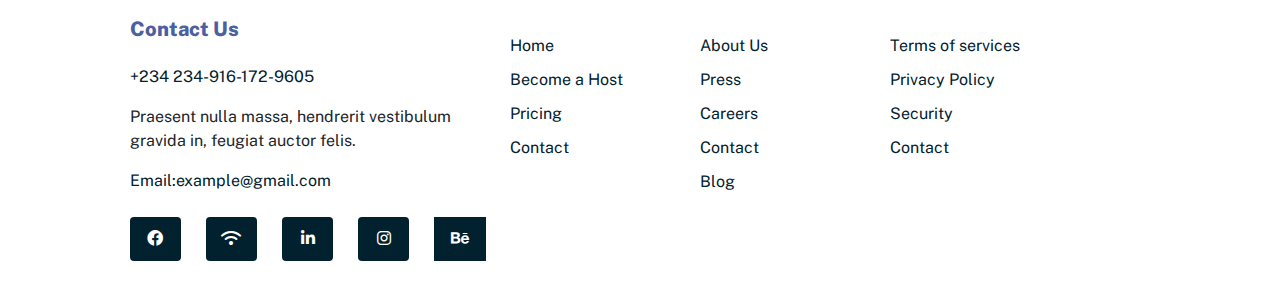
<file: html files/reis-2.html>
<!DOCTYPE html>
<html lang="en">
<head>
    <meta charset="UTF-8">
    <meta http-equiv="X-UA-Compatible" content="IE=edge">
    <meta name="viewport" content="width=device-width, initial-scale=1.0">
       <!-- bootstrap-link -->
       <link rel="stylesheet" href="../Css/bootstrap.min.css">
       <!-- font-awesome -->
       <link rel="stylesheet" href="../Font_6/css/all.min.css">
       <!-- css-linked -->
       <link rel="stylesheet" href="../Css/reis-2.css">
       <title>Reis/page-2</title>
</head>
<body>
    <!-- header-navbar-section -->
    <header>
       <div class="nav-start">
        <div class="container nav-main mb-0 pb-0">
            <a href="#" class="text-white"> <strong class="fw-bold">Email Us at:</strong> example@gmail.com</a>
            <ul class="ms-lg-auto">
                <li>
                    <i class="fa-brands fa-facebook-f"></i>
                </li>
                <li>
                    <i class="fa-solid fa-envelope"></i>
                </li>
                <li>
                    <i class="fa-brands fa-linkedin-in"></i>
                </li>
                <li>
                    <i class="fa-brands fa-instagram"></i>
                </li>
                <li>
                    <i class="fa-brands fa-behance"></i>
                </li>
                <li class="ms-5 last">
                    <span><i class="fa fa-phone"></i></span>
                    <span>+234-916-172-9605</span>
                </li>
            </ul>
        </div>
       </div>
        <hr style="border:1px solid #fff;">


        <nav class="navbar navbar-expand-lg navbar-light mt-0 pt-0">
            <div class="container-fluid">
                <a class="navbar-brand" href="../index.html">
                    <img src="../Images/RE.logo.png" alt="">
                </a>
                <!-- <button class="navbar-toggler" type="button" data-bs-toggle="collapse"
                    data-bs-target="#navbarNavAltMarkup" aria-controls="navbarNavAltMarkup" aria-expanded="false"
                    aria-label="Toggle navigation">
                    <span class="navbar-toggler-icon"></span>
                </button> -->

                <!-- <button class="" > -->
                    <span class="navbar-toggler-icon btn bg-white p-3" type="button" data-bs-toggle="offcanvas" data-bs-target="#offcanvasBottom" aria-controls="offcanvasBottom"></span>
                <!-- </button> -->

                <div class="offcanvas offcanvas-top bg-dark" tabindex="-1" id="offcanvasBottom" aria-labelledby="offcanvasBottomLabel">
                    <div class="offcanvas-header">
                      <button type="button" class="btn-close text-reset bg-white" data-bs-dismiss="offcanvas" aria-label="Close"></button>
                    </div>
                    <div class="offcanvas-body small">
                        <div class="navbar-nav ms-auto">
                            <a class="nav-link active text-white" aria-current="page" href="../index.html">Home</a>
                            <a class="nav-link" href="../html files/about.html">About Us</a>
                            <a class="nav-link" href="#">Our Agents</a>
                            <a class="nav-link" href="../html files/reis-3.html">Properties</a>
                            <a class="nav-link">Gallery</a>
                            <a class="nav-link">Blog</a>
                            <a class="nav-link">Contact Us</a>
                            <a class="nav-link">Search</a>
                            <a class="nav-link">Add Listing</a>
                        </div>
                    </div>
                  </div>
<!-- 
                <div class="offcanvas-body" id="navbarNavAltMarkup">
                  
                </div> -->
            </div>
        </nav>
    </header>


       <!-- lastest-property-section -->
    <section id="property-lastest">
        <div class="container">
            <div class="row">
               <div class="col-lg-4">
                <p>
                    <span><i class="fa fa-list-ul ms-3" aria-hidden="true"></i></span>
                    <span> <i class="fa fa-th-large ms-2" aria-hidden="true"></i></span>
                    <span class="ms-lg-3 fw-bold">Sort by:</span>
                    <small>
                        <span>Default Order</span>
                        <span><i class="fa fa-angle-down ms-lg-4" style="font-weight: 700; font-size: 20px;"  aria-hidden="true"></i></span>
                    </small>
                </p>
               </div>
               <div class="col-lg-6 ms-auto">
                <div class="row">
                    <div class="col-lg-3">
                        <h6 class="fw-bold small"><strong>All properties</strong></h6>
                     </div>
                     <div class="col-lg-3">
                      <h6>For Buy</h6>
                     </div>
                     <div class="col-lg-3">
                      <h6>For sale</h6>
                     </div>
                     <div class="col-lg-3">
                      <h6>For Rent</h6>
                     </div>
                </div>
               </div>
            </div>
            <div class="row mt-lg-5 mt-2 gy-4">
                <div class="col-lg-4">
                    <div class="card">
                        <div class="card-img">
                            <img src="../Images/Rectangle 18-1.png" class="card-img-top" alt="...">
                            <div class="empty-img">

                            </div>
                        </div>
                        <div class="card-body">
                            <h5 class="card-title my-3">92 ALLIUM PLACE, ORLANDO FL 32827</h5>
                            <p class="card-text">$ 590,693</p>
                            <div class="ico my-3">
                                <span><i class="fa fa-car"></i>4</span>
                                <span><i class="fa fa-car"></i>4</span>
                                <span><i class="fa fa-arrows-alt me-lg-2"></i>2,096.00ft</span>
                            </div>
                            <div class="footer pt-3">
                                <span><img src="../Images/Frame 91.png" alt=""></span>
                                <span class="ms-5">
                                    <a href="#"><i class="fa fa-share-nodes me-lg-2"></i></a>
                                    <a href="#"><i class="fa fa-heart me-lg-2"></i></a>
                                    <a href="#"><i class="fa-regular fa-plus me-lg-2"></i></a>
                                </span>
                            </div>
                        </div>
                    </div>
                </div>
                <div class="col-lg-4">
                    <div class="card">
                        <div class="card-img">
                            <img src="../Images/Rectangle 18 (1).png" class="card-img-top" alt="...">
                            <div class="empty-img"></div>
                        </div>
                        <div class="card-body">
                            <h5 class="card-title my-3">92 ALLIUM PLACE, ORLANDO FL 32827</h5>
                            <p class="card-text">$ 590,693</p>
                            <div class="ico my-3">
                                <span><i class="fa fa-car"></i>4</span>
                                <span><i class="fa fa-car"></i>4</span>
                                <span><i class="fa fa-arrows-alt me-lg-2"></i>2,096.00ft</span>
                            </div>
                            <div class="footer pt-3">
                                <span><img src="../Images/Frame 91.png" alt=""></span>
                                <span class="ms-5">
                                    <a href="#"><i class="fa fa-share-nodes me-lg-2"></i></a>
                                    <a href="#"><i class="fa fa-heart me-lg-2"></i></a>
                                    <a href="#"><i class="fa-regular fa-plus me-lg-2"></i></a>
                                </span>
                            </div>
                        </div>
                    </div>
                </div>
                <div class="col-lg-4">
                    <div class="card">
                        <div class="card-img">
                            <img src="../Images/Rectangle 26.png" class="card-img-top" alt="...">
                            <div class="empty-img"></div>
                        </div>
                        <div class="card-body">
                            <h5 class="card-title my-3">92 ALLIUM PLACE, ORLANDO FL 32827</h5>
                            <p class="card-text">$ 590,693</p>
                            <div class="ico my-3">
                                <span><i class="fa fa-car"></i>4</span>
                                <span><i class="fa fa-car"></i>4</span>
                                <span><i class="fa fa-arrows-alt me-lg-2"></i>2,096.00ft</span>
                            </div>
                            <div class="footer pt-3">
                                <span><img src="../Images/Frame 91.png" alt=""></span>
                                <span class="ms-5">
                                    <a href="#"><i class="fa fa-share-nodes me-lg-2"></i></a>
                                    <a href="#"><i class="fa fa-heart me-lg-2"></i></a>
                                    <a href="#"><i class="fa-regular fa-plus me-lg-2"></i></a>
                                </span>
                            </div>
                        </div>
                    </div>
                </div>
            </div>
            <div class="row mt-lg-5 mt-2 gy-4">
                <div class="col-lg-4">
                    <div class="card">
                        <div class="card-img">
                            <img src="../Images/Rectangle 26.png" class="card-img-top" alt="...">
                            <div class="empty-img"></div>
                        </div>
                        <div class="card-body">
                            <h5 class="card-title my-3">92 ALLIUM PLACE, ORLANDO FL 32827</h5>
                            <p class="card-text">$ 590,693</p>
                            <div class="ico my-3">
                                <span><i class="fa fa-car"></i>4</span>
                                <span><i class="fa fa-car"></i>4</span>
                                <span><i class="fa fa-arrows-alt me-lg-2"></i>2,096.00ft</span>
                            </div>
                            <div class="footer pt-3">
                                <span><img src="../Images/Frame 91.png" alt=""></span>
                                <span class="ms-5">
                                    <a href="#"><i class="fa fa-share-nodes me-lg-2"></i></a>
                                    <a href="#"><i class="fa fa-heart me-lg-2"></i></a>
                                    <a href="#"><i class="fa-regular fa-plus me-lg-2"></i></a>
                                </span>
                            </div>
                        </div>
                    </div>
                </div>
                <div class="col-lg-4">
                    <div class="card">
                        <div class="card-img">
                            <img src="../Images/Rectangle 18 (1).png" class="card-img-top" alt="...">
                            <div class="empty-img"></div>
                        </div>
                        <div class="card-body">
                            <h5 class="card-title my-3">92 ALLIUM PLACE, ORLANDO FL 32827</h5>
                            <p class="card-text">$ 590,693</p>
                            <div class="ico my-3">
                                <span><i class="fa fa-car"></i>4</span>
                                <span><i class="fa fa-car"></i>4</span>
                                <span><i class="fa fa-arrows-alt me-lg-2"></i>2,096.00ft</span>
                            </div>
                            <div class="footer pt-3">
                                <span><img src="../Images/Frame 91.png" alt=""></span>
                                <span class="ms-5">
                                    <a href="#"><i class="fa fa-share-nodes me-lg-2"></i></a>
                                    <a href="#"><i class="fa fa-heart me-lg-2"></i></a>
                                    <a href="#"><i class="fa-regular fa-plus me-lg-2"></i></a>
                                </span>
                            </div>
                        </div>
                    </div>
                </div>
                <div class="col-lg-4">
                    <div class="card">
                        <div class="card-img">
                            <img src="../Images/Rectangle 11.png" class="card-img-top" alt="...">
                            <div class="empty-img"></div>
                        </div>
                        <div class="card-body">
                            <h5 class="card-title my-3">92 ALLIUM PLACE, ORLANDO FL 32827</h5>
                            <p class="card-text">$ 590,693</p>
                            <div class="ico my-3">
                                <span><i class="fa fa-car"></i>4</span>
                                <span><i class="fa fa-car"></i>4</span>
                                <span><i class="fa fa-arrows-alt me-lg-2"></i>2,096.00ft</span>
                            </div>
                            <div class="footer pt-3">
                                <span><img src="../Images/Frame 91.png" alt=""></span>
                                <span class="ms-5">
                                    <a href="#"><i class="fa fa-share-nodes me-lg-2"></i></a>
                                    <a href="#"><i class="fa fa-heart me-lg-2"></i></a>
                                    <a href="#"><i class="fa-regular fa-plus me-lg-2"></i></a>
                                </span>
                            </div>
                        </div>
                    </div>
                </div>
            </div>
            <div class="mt-5 text-center mb-5">
                <a href="../html files/about.html" class="btn text-light bg-primary text-center">
                    <i class="fa fa-arrow-left"></i>
                </a>
                <a href="#" class="btn text-dark text-center">1</a>
                <a href="#" class="btn text-dark text-center">2</a>
                <a href="#" class="btn text-dark text-center">3</a>
                <a href="#" class="btn text-dark text-center">4</a>
                <a href="#" class="btn text-dark text-center">.....</a>
                <a href="../html files/reis-3.html" class="btn text-light bg-primary text-center">
                    <i class="fa fa-arrow-right"></i>
                </a>
            </div>
        </div>
    </section>


    <!-- footer-section -->
    <footer id="footer">
        <div class="container">
            <div class="row justify-content-center">
                <div class="col-lg-4">
                    <img src="../Images/RE.logo.png" alt="">
                    <h5 class="my-4">Contact Us</h5>
                    <a href="#" style="color:rgb(1, 33, 46);" >+234 234-916-172-9605</a>
                    <p class="my-3">
                        Praesent nulla massa, hendrerit vestibulum gravida in, feugiat auctor felis.
                    </p>
                    <a href="#" style="color:rgb(1, 33, 46);">Email:example@gmail.com</a>
                    <div class="foot d-flex my-4">
                        <div class="col btn text-primary ms-0">
                            <i class="fa-brands fa-facebook"></i>
                          </div>
                          <div class="col btn text-primar">
                            <i class="fa fa-wifi"></i>
                          </div>
                          <div class="col btn text-primary">
                            <i class="fa-brands fa-linkedin-in"></i>
                          </div>
                          <div class="col btn text-primary">
                            <a href="#"><i class="fa-brands fa-instagram"></i></a>
                          </div>
                          <div class="col">
                            <i class="fa-brands fa-behance"></i>
                          </div>
        
                    </div>
                </div>
                <div class="col-lg-2">
                    <h5 class="pt-4">Features</h5>
                    <ul class="p-0">
                        <li><a href="#">Home</a></li>
                        <li><a href="#">Become a Host</a></li>
                        <li><a href="#">Pricing</a></li>
                        <li><a href="#">Contact</a></li>
                    </ul>
                </div>
                <div class="col-lg-2">
                    <h5 class="pt-4">Company</h5>
                    <ul class="p-0">
                        <li><a href="#">About Us</a></li>
                        <li><a href="#">Press</a></li>
                        <li><a href="#">Careers</a></li>
                        <li><a href="#">Contact</a></li>
                        <li><a href="#">Blog</a></li>
                    </ul>
                </div>
                <div class="col-lg-3" style="text-align: left;" >
                    <h5 class="pt-4">Teams and policies</h5>
                    <ul class="p-0">
                        <li><a href="#">Terms of services</a></li>
                        <li><a href="#">Privacy Policy</a></li>
                        <li><a href="#">Security</a></li>
                        <li><a href="#">Contact</a></li>
                    </ul>
                </div>
            </div>
        </div>
    </footer>

    <!-- javascript-bootstarp -->
    <script src="../Javascript/bootstrap.min.js"></script>
</body>
</html>
</file>
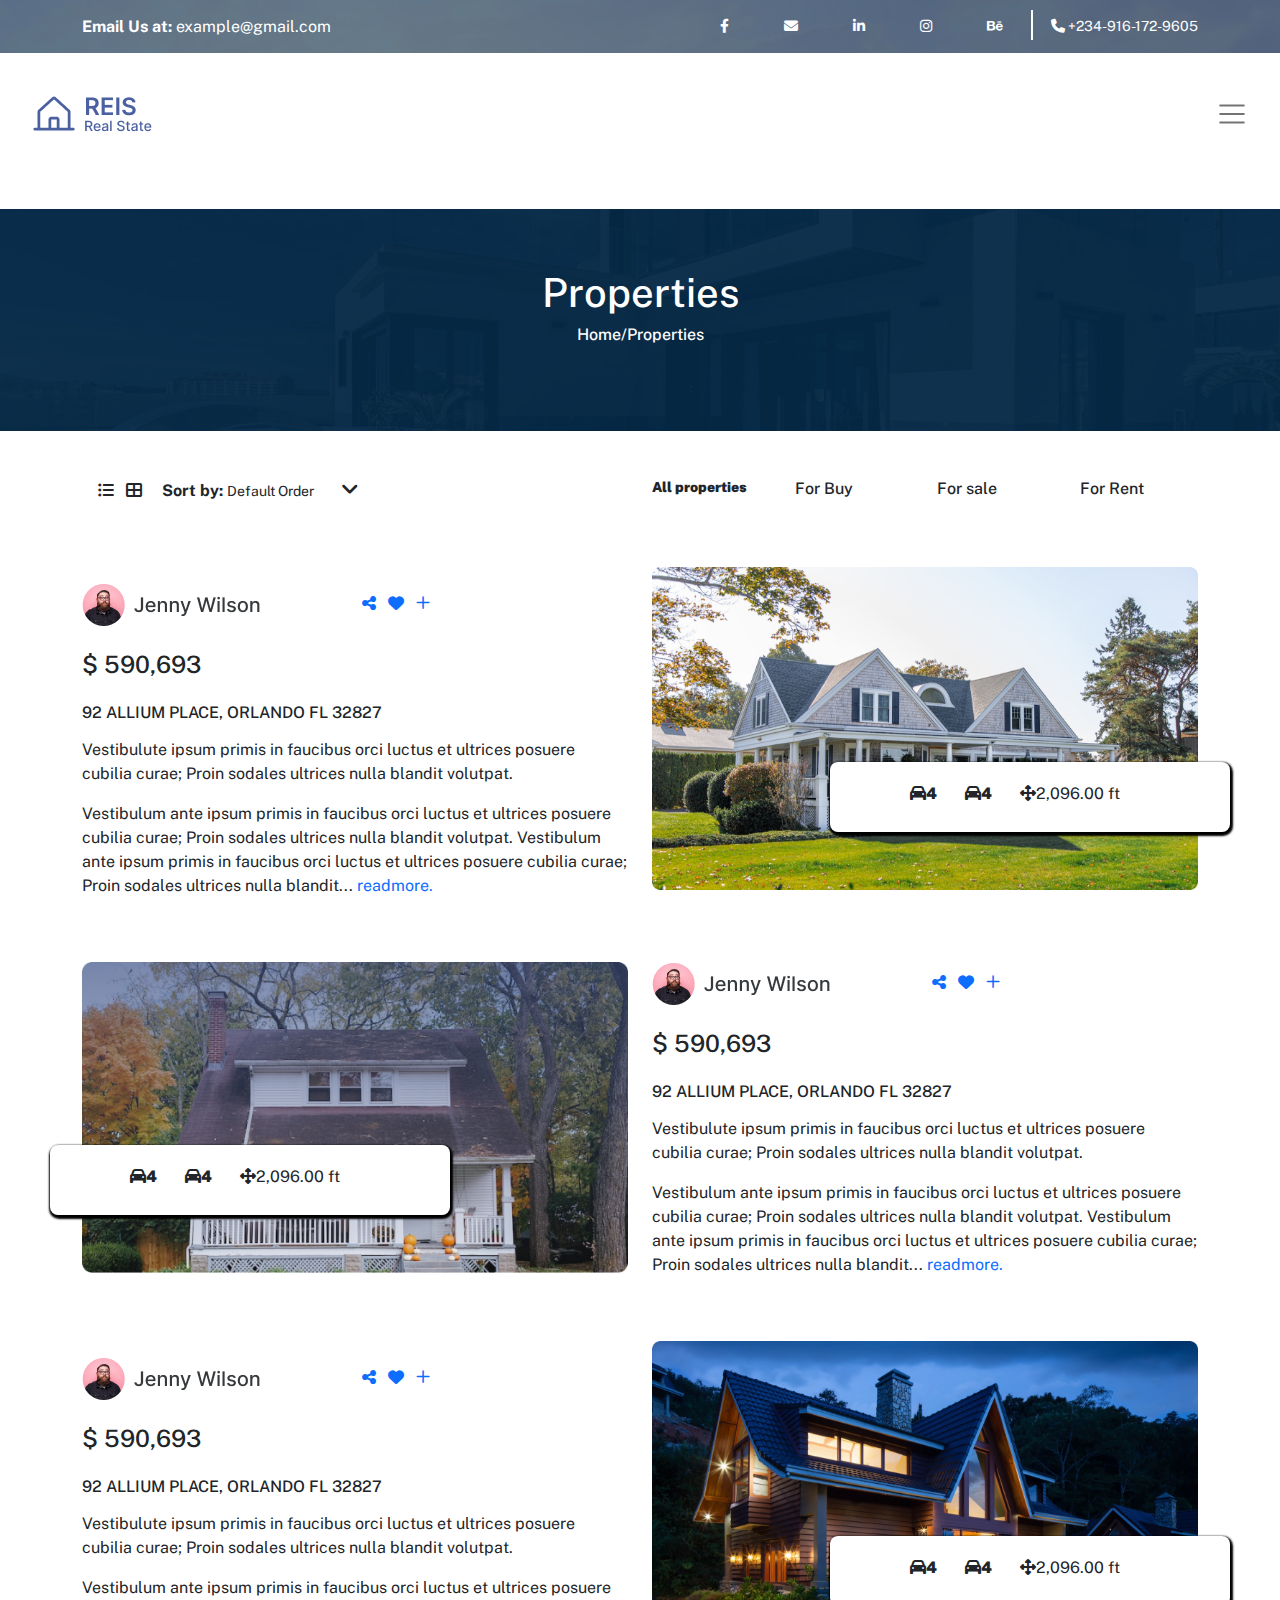
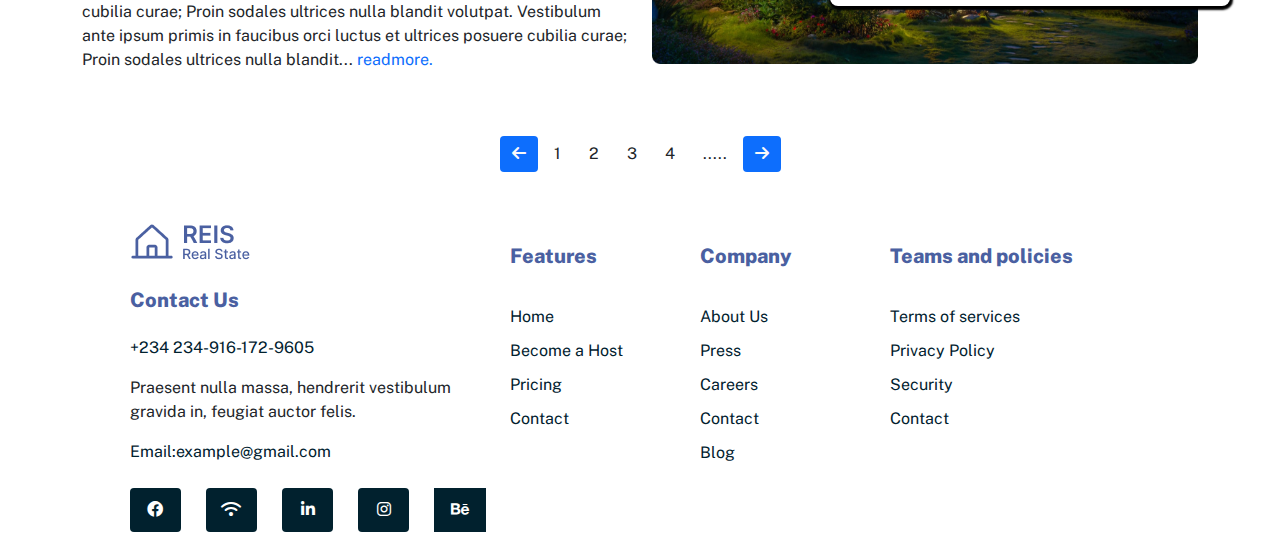
<file: html files/reis-3.html>
<!DOCTYPE html>
<html lang="en">
<head>
    <meta charset="UTF-8">
    <meta http-equiv="X-UA-Compatible" content="IE=edge">
    <meta name="viewport" content="width=device-width, initial-scale=1.0">
       <!-- bootstrap-link -->
       <link rel="stylesheet" href="../Css/bootstrap.min.css">
       <!-- font-awesome -->
       <link rel="stylesheet" href="../Font_6/css/all.min.css">
       <!-- css-linked -->
       <link rel="stylesheet" href="../Css/reis-3.css">
       <title>Reis/page-3</title>
</head>
<body>
    <!-- header-navbar-section -->
    <header>
       <div class="nav-start">
        <div class="container nav-main mb-0 pb-0">
            <a href="#" class="text-white"> <strong class="fw-bold">Email Us at:</strong> example@gmail.com</a>
            <ul class="ms-lg-auto">
                <li>
                    <i class="fa-brands fa-facebook-f"></i>
                </li>
                <li>
                    <i class="fa-solid fa-envelope"></i>
                </li>
                <li>
                    <i class="fa-brands fa-linkedin-in"></i>
                </li>
                <li>
                    <i class="fa-brands fa-instagram"></i>
                </li>
                <li>
                    <i class="fa-brands fa-behance"></i>
                </li>
                <li class="ms-5 last">
                    <span><i class="fa fa-phone"></i></span>
                    <span>+234-916-172-9605</span>
                </li>
            </ul>
        </div>
       </div>
        <hr style="border:1px solid #fff;">


        <nav class="navbar navbar-expand-lg navbar-light mt-0 pt-0">
            <div class="container-fluid">
                <a class="navbar-brand" href="../index.html">
                    <img src="../Images/RE.logo.png" alt="">
                </a>
                    <span class="navbar-toggler-icon btn bg-white p-3" type="button" data-bs-toggle="offcanvas" data-bs-target="#offcanvasBottom" aria-controls="offcanvasBottom"></span>

                <div class="offcanvas offcanvas-top bg-dark" tabindex="-1" id="offcanvasBottom" aria-labelledby="offcanvasBottomLabel">
                    <div class="offcanvas-header">
                      <button type="button" class="btn-close text-reset bg-white" data-bs-dismiss="offcanvas" aria-label="Close"></button>
                    </div>
                    <div class="offcanvas-body small">
                        <div class="navbar-nav ms-auto">
                            <a class="nav-link active text-white" aria-current="page" href="../index.html">Home</a>
                            <a class="nav-link" href="../html files/about.html">About Us</a>
                            <a class="nav-link" href="#">Our Agents</a>
                            <a class="nav-link"  href="#">Properties</a>
                            <a class="nav-link"  href="#">Gallery</a>
                            <a class="nav-link"  href="#">Blog</a>
                            <a class="nav-link"  href="#">Contact Us</a>
                            <a class="nav-link"  href="#">Search</a>
                            <a class="nav-link"  href="#">Add Listing</a>
                        </div>
                    </div>
                  </div>
        </nav>
    </header>

    <!-- section -->
    <section id="hero">
        <div class="container">
            <div class="row justify-content-center">
                <div class="col-lg-10 text-center">
                    <h1>Properties</h1>
                    <h6>Home/Properties</h6>
                </div>
            </div>
        </div>
    </section>

    <!-- section-1 -->
    <section id="page-1">
        <div class="container">
            <div class="row">
                <div class="col-lg-4">
                 <p>
                     <span><i class="fa fa-list-ul ms-3" aria-hidden="true"></i></span>
                     <span> <i class="fa fa-th-large ms-2" aria-hidden="true"></i></span>
                     <span class="ms-lg-3 fw-bold">Sort by:</span>
                     <small>
                         <span>Default Order</span>
                         <span><i class="fa fa-angle-down ms-lg-4" style="font-weight: 700; font-size: 20px;"  aria-hidden="true"></i></span>
                     </small>
                 </p>
                </div>
                <div class="col-lg-6 ms-auto">
                 <div class="row">
                     <div class="col-lg-3">
                         <h6 class="fw-bold small"><strong>All properties</strong></h6>
                      </div>
                      <div class="col-lg-3">
                       <h6>For Buy</h6>
                      </div>
                      <div class="col-lg-3">
                       <h6>For sale</h6>
                      </div>
                      <div class="col-lg-3">
                       <h6>For Rent</h6>
                      </div>
                 </div>
                </div>
             </div>
             <div class="row mt-5">
              <div class="col-lg-6 order-lg-first order-last">
                <div class="footer pt-3">
                    <span><img src="../Images/Frame 91.png" alt=""></span>
                    <span class="ms-5 ps-lg-5">
                        <a href="#"><i class="fa fa-share-nodes me-lg-2"></i></a>
                        <a href="#"><i class="fa fa-heart me-lg-2"></i></a>
                        <a href="#"><i class="fa-regular fa-plus me-lg-2"></i></a>
                    </span>
                </div>
                <h4 class="card-text my-4">$ 590,693</h4>
                <h6 class="card-title my-3">92 ALLIUM PLACE, ORLANDO FL 32827</h6>
                <p>
                    Vestibulute ipsum primis in faucibus orci luctus et ultrices posuere cubilia curae; Proin sodales ultrices nulla blandit volutpat.
                </p>
                <p>
                    Vestibulum ante ipsum primis in faucibus orci luctus et ultrices posuere cubilia curae; Proin sodales ultrices nulla blandit volutpat. Vestibulum ante ipsum primis in faucibus orci luctus et ultrices posuere cubilia curae; Proin sodales ultrices nulla blandit... <a href="#">readmore.</a>
                </p>
              </div>
              <div class="col-lg-6 page-img">
                <img src="../Images/Rectangle 26.png" alt="">
                <div class="page-img-section">
                    <ul>
                        <li>
                            <i class="fa fa-car"><span>4</span></i>
                        </li>
                        <li>
                            <i class="fa fa-car"><span>4</span></i>
                        </li>
                        <li>
                            <i class="rt fa fa-arrows-alt"></i><span>2,096.00 ft</span>
                        </li>
                    </ul>
                </div>
              </div>
             </div>
        </div>
    </section>

    <!-- section-2 -->
    <section id="page-2">
        <div class="container">
            <div class="row mt-5">
                <div class="col-lg-6 page-img">
                    <img src="../Images/Rectangle 11.png" alt="">
                    <div class="page-img-section2">
                        <ul>
                            <li>
                                <i class="fa fa-car"><span>4</span></i>
                            </li>
                            <li>
                                <i class="fa fa-car"><span>4</span></i>
                            </li>
                            <li>
                                <i class="rt fa fa-arrows-alt"></i><span>2,096.00 ft</span>
                            </li>
                        </ul>
                    </div>
                  </div>
                <div class="col-lg-6">
                  <div class="footer">
                      <span><img src="../Images/Frame 91.png" alt=""></span>
                      <span class="ms-5 ps-lg-5">
                          <a href="#"><i class="fa fa-share-nodes me-lg-2"></i></a>
                          <a href="#"><i class="fa fa-heart me-lg-2"></i></a>
                          <a href="#"><i class="fa-regular fa-plus me-lg-2"></i></a>
                      </span>
                  </div>
                  <h4 class="card-text my-4">$ 590,693</h4>
                  <h6 class="card-title my-3">92 ALLIUM PLACE, ORLANDO FL 32827</h6>
                  <p>
                      Vestibulute ipsum primis in faucibus orci luctus et ultrices posuere cubilia curae; Proin sodales ultrices nulla blandit volutpat.
                  </p>
                  <p>
                      Vestibulum ante ipsum primis in faucibus orci luctus et ultrices posuere cubilia curae; Proin sodales ultrices nulla blandit volutpat. Vestibulum ante ipsum primis in faucibus orci luctus et ultrices posuere cubilia curae; Proin sodales ultrices nulla blandit... <a href="#">readmore.</a>
                  </p>
                </div>
               </div>
        </div>
    </section>

       <!-- section-3 -->
       <section id="page-3">
        <div class="container">
             <div class="row mt-5">
              <div class="col-lg-6 order-lg-first order-last">
                <div class="footer pt-3">
                    <span><img src="../Images/Frame 91.png" alt=""></span>
                    <span class="ms-5 ps-lg-5">
                        <a href="#"><i class="fa fa-share-nodes me-lg-2"></i></a>
                        <a href="#"><i class="fa fa-heart me-lg-2"></i></a>
                        <a href="#"><i class="fa-regular fa-plus me-lg-2"></i></a>
                    </span>
                </div>
                <h4 class="card-text my-4">$ 590,693</h4>
                <h6 class="card-title my-3">92 ALLIUM PLACE, ORLANDO FL 32827</h6>
                <p>
                    Vestibulute ipsum primis in faucibus orci luctus et ultrices posuere cubilia curae; Proin sodales ultrices nulla blandit volutpat.
                </p>
                <p>
                    Vestibulum ante ipsum primis in faucibus orci luctus et ultrices posuere cubilia curae; Proin sodales ultrices nulla blandit volutpat. Vestibulum ante ipsum primis in faucibus orci luctus et ultrices posuere cubilia curae; Proin sodales ultrices nulla blandit... <a href="#">readmore.</a>
                </p>
              </div>
              <div class="col-lg-6 page-img">
                <img src="../Images/Rectangle 27.png" alt="">
                <div class="page-img-section">
                    <ul>
                        <li>
                            <i class="fa fa-car"><span>4</span></i>
                        </li>
                        <li>
                            <i class="fa fa-car"><span>4</span></i>
                        </li>
                        <li>
                            <i class="rt fa fa-arrows-alt"></i><span>2,096.00 ft</span>
                        </li>
                    </ul>
                </div>
              </div>
             </div>
             <div class="mt-5 text-center mb-5">
                <a href="../html files/reis-2.html" class="btn text-light bg-primary text-center">
                    <i class="fa fa-arrow-left"></i>
                </a>
                <a href="" class="btn text-dark text-center">1</a>
                <a href="#" class="btn text-dark text-center">2</a>
                <a href="#" class="btn text-dark text-center">3</a>
                <a href="#" class="btn text-dark text-center">4</a>
                <a href="#" class="btn text-dark text-center">.....</a>
                <a href="../html files/about.html" class="btn text-light bg-primary text-center">
                    <i class="fa fa-arrow-right"></i>
                </a>
            </div>
        </div>
    </section>

    <!-- footer-section -->
    <footer id="footer">
        <div class="container">
            <div class="row justify-content-center">
                <div class="col-lg-4">
                    <img src="../Images/RE.logo.png" alt="">
                    <h5 class="my-4">Contact Us</h5>
                    <a href="#" style="color:rgb(1, 33, 46);" >+234 234-916-172-9605</a>
                    <p class="my-3">
                        Praesent nulla massa, hendrerit vestibulum gravida in, feugiat auctor felis.
                    </p>
                    <a href="#" style="color:rgb(1, 33, 46);">Email:example@gmail.com</a>
                    <div class="foot d-flex my-4">
                        <div class="col btn text-primary ms-0">
                            <i class="fa-brands fa-facebook"></i>
                          </div>
                          <div class="col btn text-primar">
                            <i class="fa fa-wifi"></i>
                          </div>
                          <div class="col btn text-primary">
                            <i class="fa-brands fa-linkedin-in"></i>
                          </div>
                          <div class="col btn text-primary">
                            <a href="#"><i class="fa-brands fa-instagram"></i></a>
                          </div>
                          <div class="col">
                            <i class="fa-brands fa-behance"></i>
                          </div>
        
                    </div>
                </div>
                <div class="col-lg-2">
                    <h5 class="pt-4">Features</h5>
                    <ul class="p-0">
                        <li><a href="#">Home</a></li>
                        <li><a href="#">Become a Host</a></li>
                        <li><a href="#">Pricing</a></li>
                        <li><a href="#">Contact</a></li>
                    </ul>
                </div>
                <div class="col-lg-2">
                    <h5 class="pt-4">Company</h5>
                    <ul class="p-0">
                        <li><a href="#">About Us</a></li>
                        <li><a href="#">Press</a></li>
                        <li><a href="#">Careers</a></li>
                        <li><a href="#">Contact</a></li>
                        <li><a href="#">Blog</a></li>
                    </ul>
                </div>
                <div class="col-lg-3" style="text-align: left;" >
                    <h5 class="pt-4">Teams and policies</h5>
                    <ul class="p-0">
                        <li><a href="#">Terms of services</a></li>
                        <li><a href="#">Privacy Policy</a></li>
                        <li><a href="#">Security</a></li>
                        <li><a href="#">Contact</a></li>
                    </ul>
                </div>
            </div>
        </div>
    </footer>

    <!-- javascript-bootstarp -->
    <script src="../Javascript/bootstrap.min.js"></script>
</body>
</html>
</file>
<file: Css/style.css>
@import url('https://fonts.googleapis.com/css2?family=Public+Sans:wght@600;700&display=swap');

* {
    padding: 0;
    margin: 0;
    box-sizing: border-box;
    font-family: 'Public Sans', sans-serif;
}

a {
    text-decoration: none;
}

ul {
    list-style: none;
}
.btn{
    outline: 0;
    border: 0;
}
section {
    margin-top: 3em;
    margin-bottom: 3em;
}

/* header-section */
header {
    background: url("../Images/header-bg.png");
    background-repeat: no-repeat;
    background-size: cover;
    background-position: center;
    max-width: 1440px;
    height: 758px;
    color: #fff;
    /* position: relative;
    top: 0; */
}

/* navbar-section */

.navbar-brand {
    color: #fff;
}
/* .navbar .navbar-nav .nav-link.active{
    color: red;
} */
.nav-main ul li {
    font-size: 14px;
    font-weight: 400;
    line-height: 22px;
    letter-spacing: 0em;
    text-align: center;
    color: #fff;
}
.navbar .navbar-nav .nav-link:last-child {
border: 1px solid #fff;
border-radius: 4px;
padding: 12px 24px 12px 24px;
text-transform: capitalize;
font-size: 16px;
font-weight: 400;
line-height: 22px;
letter-spacing: 0em;
text-align: center;
color: #fff;
}
.navbar .navbar-nav .nav-link {
    font-size: 14px;
    font-weight: 400;
    line-height: 22px;
    letter-spacing: 0em;
    text-align: center;
    color: #fff;
    text-transform: uppercase;
}
/* .navbar input{
    border: 0;
    background-color: transparent;
    margin-left: 25px;
} */
/* .navbar input::placeholder{
    color: #fff;
    font-size: 14px;
    font-weight: 400;
    line-height: 22px;
    letter-spacing: 0em;
    color: #fff;
    text-transform: uppercase;
} */

/* home-section */
#home {
    text-align: center;
}

.rent {
    padding-top: 7em;
}

#rent-range {
    /* height: 128px; */
    max-width: 1118px;
    border-radius: [object Object]px;
    /* border-width: 0px, 0px, 0px, 0px; */
    /* border-style: solid; */
    /* border-color: #CFD3D6; */
    padding: 20px;
    position: relative;
    background-color: #fff;
    box-shadow: 0px 24px 58px 0px #3B4D8126;
    /* right: calc(100% - 128px); */
}

#rent-range h5 {
    margin-left: 35px;
    font-size: 16px;
    font-weight: 600;
    line-height: 24px;
    letter-spacing: 0em;
    text-align: left;
    color: #2C3A61;
}

#rent-range button {
    height: 48px;
    width: 102px;
    border-radius: 4px;
    padding: 12px 24px 12px 24px;
    margin-top: 15px;
    background: #4A60A1;
    color: #fff;
}

.form-select {
    border: 0;
    font-size: 16px;
    font-weight: 400;
    line-height: 24px;
    letter-spacing: 0em;
    text-align: center;
    color: gray;
}

.form-select:focus-visible {
    border: 0;
    outline: 0;
}


/* properties-section */
#property h4 {
    font-size: 24px;
    font-weight: 600;
    line-height: 32px;
    letter-spacing: 0.002em;
    text-align: left;
}

#property small {
    font-size: 16px;
    font-weight: 400;
    line-height: 24px;
    letter-spacing: 0em;
    text-align: center;
}

.first {
    background: linear-gradient(180deg, rgba(59, 77, 129, 0.7) -12.86%, rgba(59, 77, 129, 0) 106.85%), url("../Images/Rectangle\ 10.png");
    background-position: center;
    background-size: cover;
    height: 241px;
    border-radius: 18px;
    border: 8px solid #fff;
    color: #fff;
    padding: 25px;
}

.second {
    background: linear-gradient(180deg, rgba(59, 77, 129, 0.7) -12.86%, rgba(59, 77, 129, 0) 106.85%), url("../Images/Rectangle\ 11.png");
    background-position: center;
    background-size: cover;
    height: 241px;
    border-radius: 18px;
    border: 8px solid #fff;
    color: #fff;
    padding: 25px;
}

.third {
    background: linear-gradient(180deg, rgba(59, 77, 129, 0.7) -12.86%, rgba(59, 77, 129, 0) 106.85%), url("../Images/Rectangle\ 12.png");
    background-position: center;
    background-size: cover;
    height: 241px;
    border-radius: 18px;
    border: 8px solid #fff;
    color: #fff;
    padding: 25px;
}

.forth {
    background: url("../Images/header-bg.png");
    background-position: center;
    background-size: cover;
    height: 241px;
    border-radius: 18px;
    border: 8px solid #fff;
    color: #fff;
    padding: 25px;
    box-shadow: 0px 24px 58px 0px #3B4D8126;
}

.forth a {
    border: 1px solid #EDEFF6;
    height: 48px;
    width: 134px;
    border-radius: 4px;
    padding: 12px 24px 12px 24px;
}

.fifth {
    background: linear-gradient(180deg, rgba(59, 77, 129, 0.7) -12.86%, rgba(59, 77, 129, 0) 106.85%), url("../Images/Rectangle\ 13@2x.png");
    background-position: center;
    background-size: cover;
    height: 241px;
    border-radius: 18px;
    border: 8px solid #fff;
    color: #fff;
    padding: 25px;
    box-shadow: 0px 24px 58px 0px #3B4D8126;
}



/* property-area_section */
.property-area {
    height: 695px;
    max-width: 1420px;
    border-radius: 0px;
    background: #EDEFF6;
    margin-top: 6em;
    padding-top: 7em;
}

.home-1 {
    height: 298px;
    padding: 15px;
}

.home-1 a {
    color: #4A60A1;
    font-size: 16px;
    font-weight: 400;
    line-height: 24px;
    letter-spacing: 0em;
    text-align: left;
}

/* .property-latest */
.ico i{
    margin-left: 12px;
}
.card{
    height: 512px;
    border: 0;
    box-shadow: 2px 2px 2px 2px gray;
    cursor: pointer;
    transition: all 0.2s ease;
}
.card:hover{
    box-shadow: 4px 4px 4px 2px gray;
}
.card .card-img-top{
    height: 240px;
}
.card .card-title{
    padding-top: 12px;
}
.card-img{
    position: relative;
}
.card:hover .empty-img{
    position: absolute;
    background: linear-gradient( rgba(6, 57, 213, 0.37) , rgba(59, 77, 129, 0.57));
    inset: 0;
    border-radius: 8px;
    
}

/* lastest-rent */
.lastest-rent{
    margin-top: 7em;
}
.rent-last-1{
  background:  url("..//Images/Group\ 7.png");
  background-size: cover;
  background-position: center;
  height: 495px;
  padding-top: 12em;
  text-align: center;
  border-radius: 8px;
    border: 4px solid #fff;
}
.rent-last-2{
    background: url("../Images/Group\ 8.png");
    background-size: cover;
    background-position: center;
    height: 370px;
    margin-top: 2em;
    border-radius: 8px;
    border: 4px solid #fff;
}
.rent-last-3{
    background: url("../Images/Group\ 9.png");
    background-size: cover;
    background-position: center;
    height: 370px;
    margin-top: 2em;
    border-radius: 8px;
    border: 4px solid #fff;
}
.rent-last-4{
    background: url("../Images/Group\ 10.png");
    background-size: cover;
    background-position: center;
    height: 370px;
    margin-top: 2em;
    border-radius: 8px;
    border: 4px solid #fff;
}
.rent-last-5{
    background: url("../Images/Group\ 11.png");
    background-size: cover;
    background-position: center;
    height: 370px;
    margin-top: 2em;
    border-radius: 8px;
    border: 4px solid #fff;
}

.rent-last-1 .small a{
    /* border: 1px solid #fff; */
    border: 1px solid #EDEFF6;
    color: #fff;
    height: 48px;
    width: 134px;
    border-radius: 4px;
    padding: 12px 24px 12px 24px;
}
.map{
    padding-top: 9em;
    font-size: 12px;
    color: #fff;
}
.div button{
    /* width: 15px; */
    /* height: 10px; */
    padding: 10px 14px;
    border-radius: 4px;
    outline: 0;
    border: 0;
    background:rgb(1, 33, 46);
    color: #fff;
    box-shadow: 2px 1px 1px 1px #000;
}


/* find-best-place */
#find-best-place{
    height: 508px;
    max-width: 1920px;
    text-align: center;
    background: url("..//Images/Rectangle\ 24.png");
    background-size: cover;
    background-position: center;
    margin-top: 5em;
    padding-top: 9em;
    color: white;
}
#find-best-place .a{
    margin-top: 6em;
}
#find-best-place .a a{
    text-decoration: none;
    color: white;
    border-radius: 5px;
    border: 1px solid white;
   padding: 10px 18px;
}

/* footer */
#footer h5{
 font-weight: 800;
 color: #4A60A1;
}
#footer ul{
    line-height: 34px;
    margin-top: 2em;
}
#footer ul li a{
    color:rgb(1, 33, 46);
    transition: all 0.34s;
}
#footer ul li a:hover{
    text-decoration: underline;
}
.foot .col{
    margin-left: 25px;
    padding: 10px;
    text-align: center;
    color: #fff;
    background:rgb(1, 33, 46);
}
.foot .col i{
    color: #fff;
}




@media (min-width: 992px) {

    /* header-section */
    .offcanvas {
        background: url("../Images/header-bg.png");
    }
    .nav-main {
        display: flex;
        padding-top: 15px;
    }

    .nav-main ul {
        display: flex;
    }
    .navbar .navbar-nav .nav-link:not(:last-child){
        padding-top: 15px;
    }
    .nav-main ul li {
        margin-left: 55px;
    }
    .navbar .navbar-nav .nav-link:hover{
        color: rgba(255, 255, 255,0.56);
        cursor: pointer;
    }
    .navbar .navbar-nav .nav-link:hover:not(:last-child)::before{
        width: 80px;
    }
    .navbar .navbar-nav .nav-link:not(:last-child)::before{
        position: absolute;
        content: '';
        inset: 0;
        background: #fff;
        width:0;
        height: 2px;
        transform: translateY(40px);
    }
    .navbar .navbar-nav .nav-link{
        margin-left: 20px;
        position: relative;
        transition: all 0.85s;
    }

    .last {
        position: relative;
    }

    .last::before {
        position: absolute;
        content: '';
        width: 2px;
        height: 30px;
        background: #fff;
        left: -20px;
        top: -5px;
    }

    /* navbar */
    .navbar {
        padding: 20px;
    }

    /* home-section */
    #home {
        padding-top: 7em;
    }

    #home p {
        height: 56px;
        width: 696px;
        font-size: 20px;
        font-weight: 400;
        line-height: 28px;
        letter-spacing: 0em;
        text-align: center;
    }

    #home h1 {
        font-family: Public Sans;
        font-size: 52px;
        font-weight: 600;
        line-height: 72px;
        letter-spacing: 0em;
        text-align: center;
        color: #fff;
    }

    #rent-range {
        position: relative;
        margin: auto;
        transform: translateY(-60px);
    }

    /* property-section */
    #property p {
        height: 56px;
        width: 696px;
        font-size: 20px;
        font-weight: 400;
        line-height: 28px;
        letter-spacing: 0em;
    }

    #property h1 {
        font-family: Public Sans;
        font-size: 52px;
        font-weight: 600;
        line-height: 72px;
        letter-spacing: 0em;
        text-align: center;
        color: #fff;
    }

    /* .property-area */
    .home-1 h4 {
        font-size: 24px;
        font-weight: 600;
        line-height: 32px;
        letter-spacing: 0.002em;
        text-align: center;
    }

    .home-1 small {
        font-size: 16px;
        font-weight: 400;
        line-height: 24px;
        letter-spacing: 0em;
        text-align: left;
        color: gray;
    }
       /* property-lastest */
       #property-lastest .head p {
        height: 56px;
         max-width: 696px;
        font-size: 20px;
        font-weight: 400;
        line-height: 28px;
        letter-spacing: 0em;
    }

    #property-lastest h2 {
        font-family: Public Sans;
        font-size: 42px;
        font-weight: 600;
        line-height: 72px;
        letter-spacing: 0em;
        text-align: center;
    }
    /* rent-lastest */
    .rent-last-1{
  margin-top: -0.55em;
    }
    #find-best-place .a a{
        position: relative;
    }
    #find-best-place .a:hover a::before {
        content: '';
        position: absolute;
        inset: 0;
        color: rgb(0, 9, 12);
        background-color: rgba(243, 224, 224,0.56);
        
    }
}






@media (max-width: 568px) {

    /* header */
    .offcanvas {
        height: auto;
        background: url("../Images/header-bg.png");
    }
    [type=button]:not(:disabled), [type=reset]:not(:disabled), [type=submit]:not(:disabled), button:not(:disabled) {
        color: #fff;
    }
    .nav-main ul {
        display: flex;
        justify-content: space-between;
        margin-left: 0;
        padding-left: 0;
        padding-top: 10px;
    }

    /* home-section */
    #rent-range {
        height: auto;
        text-align: left;
    }

    #rent-range h5 {
        margin-left: 0;
    }

    .form-select {
        text-align: left;
        border-bottom: 1px solid gray;
        margin-bottom: 10px;
        margin-left: 0;
    }

    /* .property-area */
    .property-area{
        height: auto;
    }
    .home-1{
        padding: 20px;
    }

    .rent-last-5,.rent-last-2,.rent-last-3,.rent-last-4{
        background-position: center;
        background-size: cover;
        width: 250px;
        margin: auto auto;
    }

    footer img{
        width: 200px;
    }
}
</file>
<file: Css/about.css>
@import url('https://fonts.googleapis.com/css2?family=Public+Sans:wght@600;700&display=swap');

* {
    padding: 0;
    margin: 0;
    box-sizing: border-box;
    font-family: 'Public Sans', sans-serif;
}

a {
    text-decoration: none;
}

ul {
    list-style: none;
}
.btn{
    outline: 0;
    border: 0;
}
section {
    margin-top: 3em;
    margin-bottom: 3em;
}

/* header-section */
.nav-start{
    background: url("../Images/header-bg.png");
    /* height: 758px; */
    color: #fff;
    max-width: 1440px;
    /* position: relative;
    top: 0; */
}

/* navbar-section */

.navbar-brand {
    color: #fff;
}
/* .navbar .navbar-nav .nav-link.active{
    color: red;
} */
.nav-main ul li {
    font-size: 14px;
    font-weight: 400;
    line-height: 22px;
    letter-spacing: 0em;
    text-align: center;
    color: #fff;
}
.navbar .navbar-nav .nav-link:last-child {
border: 1px solid #fff;
border-radius: 4px;
padding: 12px 24px 12px 24px;
text-transform: capitalize;
font-size: 16px;
font-weight: 400;
line-height: 22px;
letter-spacing: 0em;
text-align: center;
color: #fff;
}
.navbar .navbar-nav .nav-link {
    font-size: 14px;
    font-weight: 400;
    line-height: 22px;
    letter-spacing: 0em;
    text-align: center;
    color: #fff;
    text-transform: uppercase;
}

/* section-1 */
#section-1{
    background: url("..//Images/Rectangle\ 24.png");
    background-size: cover;
    background-position: center;
    height: 400px;
    padding-top: 4em;
    color: #fff;
    font-family: 'Public Sans', sans-serif;
}

/* section-3 */
#section-3{
    max-width: 1440px;
    height: 300px;
    padding-top: 26px;
}





/* footer */
#footer h5{
    font-weight: 800;
    color: #4A60A1;
   }
   #footer ul{
       line-height: 34px;
       margin-top: 2em;
   }
   #footer ul li a{
       color:rgb(1, 33, 46);
       transition: all 0.34s;
   }
   #footer ul li a:hover{
       text-decoration: underline;
   }
   .foot .col{
       margin-left: 25px;
       padding: 10px;
       text-align: center;
       color: #fff;
       background:rgb(1, 33, 46);
   }
   .foot .col i{
       color: #fff;
   }




@media (min-width: 992px){
    
    /* header-section */
    .offcanvas {
        background: url("../Images/header-bg.png");
    }
    .nav-main {
        display: flex;
        padding-top: 15px;
    }

    .nav-main ul {
        display: flex;
    }
    .navbar .navbar-nav .nav-link:not(:last-child){
        padding-top: 15px;
    }
    .nav-main ul li {
        margin-left: 55px;
    }
    .navbar .navbar-nav .nav-link:hover{
        color: rgba(255, 255, 255,0.56);
        cursor: pointer;
    }
    .navbar .navbar-nav .nav-link:hover:not(:last-child)::before{
        width: 80px;
    }
    .navbar .navbar-nav .nav-link:not(:last-child)::before{
        position: absolute;
        content: '';
        inset: 0;
        background: #fff;
        width:0;
        height: 2px;
        transform: translateY(40px);
    }
    .navbar .navbar-nav .nav-link{
        margin-left: 20px;
        position: relative;
        transition: all 0.85s;
    }

    .last {
        position: relative;
    }

    .last::before {
        position: absolute;
        content: '';
        width: 2px;
        height: 30px;
        background: #fff;
        left: -20px;
        top: -5px;
    }

    /* navbar */
    .navbar {
        padding: 20px;
    }


    /* section-1 */
    #section-1 h1{
            padding-top: 60px;
            padding-left: 30px;
            line-height: 70px;
            font-size: 48px;
            font-weight: 700;
    }

    /* section-2 */
#section-2 img{
    width: 400px;
    height: 500px;
}
}



@media (max-width: 568px){
     /* header */
     .nav-start{
        padding: 6px;
     }
     .offcanvas {
        height: auto;
        background: url("../Images/header-bg.png");
    }
    [type=button]:not(:disabled), [type=reset]:not(:disabled), [type=submit]:not(:disabled), button:not(:disabled) {
        color: #fff;
    }
    .nav-main ul {
        display: flex;
        justify-content: space-between;
        margin-left: 0;
        padding-left: 0;
        padding-top: 10px;
    }


    #section-1{
        height: auto;
        padding-bottom: 3em;
    }

    #section-3{
        height: auto;
        padding-bottom: 3em;
    }

    footer img{
        width: 200px;
    }

}
</file>
<file: Css/reis-2.css>
@import url('https://fonts.googleapis.com/css2?family=Public+Sans:wght@600;700&display=swap');

* {
    padding: 0;
    margin: 0;
    box-sizing: border-box;
    font-family: 'Public Sans', sans-serif;
}

a {
    text-decoration: none;
}

ul {
    list-style: none;
}
.btn{
    outline: 0;
    border: 0;
}
section {
    margin-top: 3em;
    margin-bottom: 3em;
}

/* header-section */
.nav-start{
    background: url("../Images/header-bg.png");
    /* height: 758px; */
    color: #fff;
    max-width: 1440px;
    /* position: relative;
    top: 0; */
}

/* navbar-section */

.navbar-brand {
    color: #fff;
}
/* .navbar .navbar-nav .nav-link.active{
    color: red;
} */
.nav-main ul li {
    font-size: 14px;
    font-weight: 400;
    line-height: 22px;
    letter-spacing: 0em;
    text-align: center;
    color: #fff;
}
.navbar .navbar-nav .nav-link:last-child {
border: 1px solid #fff;
border-radius: 4px;
padding: 12px 24px 12px 24px;
text-transform: capitalize;
font-size: 16px;
font-weight: 400;
line-height: 22px;
letter-spacing: 0em;
text-align: center;
color: #fff;
}
.navbar .navbar-nav .nav-link {
    font-size: 14px;
    font-weight: 400;
    line-height: 22px;
    letter-spacing: 0em;
    text-align: center;
    color: #fff;
    text-transform: uppercase;
}


.card{
    height: 512px;
    border: 0;
    box-shadow: 2px 2px 2px 2px gray;
    cursor: pointer;
    transition: all 0.2s ease;
}
.card:hover{
    box-shadow: 4px 4px 4px 2px gray;
}
.card .card-img-top{
    height: 240px;
}
.card .card-title{
    padding-top: 12px;
}
.card-img{
    position: relative;
}
.card:hover .empty-img{
    position: absolute;
    background: linear-gradient( rgba(6, 57, 213, 0.37) , rgba(59, 77, 129, 0.57));
    inset: 0;
    border-radius: 8px;
    
}







/* footer */
#footer h5{
    font-weight: 800;
    color: #4A60A1;
   }
   #footer ul{
       line-height: 34px;
       margin-top: 2em;
   }
   #footer ul li a{
       color:rgb(1, 33, 46);
       transition: all 0.34s;
   }
   #footer ul li a:hover{
       text-decoration: underline;
   }
   .foot .col{
       margin-left: 25px;
       padding: 10px;
       text-align: center;
       color: #fff;
       background:rgb(1, 33, 46);
   }
   .foot .col i{
       color: #fff;
   }




@media (min-width: 992px){
    
    /* header-section */
    .offcanvas {
        background: url("../Images/header-bg.png");
    }
    .nav-main {
        display: flex;
        padding-top: 15px;
    }

    .nav-main ul {
        display: flex;
    }
    .navbar .navbar-nav .nav-link:not(:last-child){
        padding-top: 15px;
    }
    .nav-main ul li {
        margin-left: 55px;
    }
    .navbar .navbar-nav .nav-link:hover{
        color: rgba(255, 255, 255,0.56);
        cursor: pointer;
    }
    .navbar .navbar-nav .nav-link:hover:not(:last-child)::before{
        width: 80px;
    }
    .navbar .navbar-nav .nav-link:not(:last-child)::before{
        position: absolute;
        content: '';
        inset: 0;
        background: #fff;
        width:0;
        height: 2px;
        transform: translateY(40px);
    }
    .navbar .navbar-nav .nav-link{
        margin-left: 20px;
        position: relative;
        transition: all 0.85s;
    }

    .last {
        position: relative;
    }

    .last::before {
        position: absolute;
        content: '';
        width: 2px;
        height: 30px;
        background: #fff;
        left: -20px;
        top: -5px;
    }

    /* navbar */
    .navbar {
        padding: 20px;
    }

}



@media (max-width: 568px){
     /* header */
     .nav-start{
        padding: 6px;
     }
     .offcanvas {
        height: auto;
        background: url("../Images/header-bg.png");
    }
    [type=button]:not(:disabled), [type=reset]:not(:disabled), [type=submit]:not(:disabled), button:not(:disabled) {
        color: #fff;
    }
    .nav-main ul {
        display: flex;
        justify-content: space-between;
        margin-left: 0;
        padding-left: 0;
        padding-top: 10px;
    }

    footer img{
        width: 200px;
    }

}
</file>
<file: Css/reis-3.css>
@import url('https://fonts.googleapis.com/css2?family=Public+Sans:wght@600;700&display=swap');

* {
    padding: 0;
    margin: 0;
    box-sizing: border-box;
    font-family: 'Public Sans', sans-serif;
}
img{
    position: relative;
    object-fit: fill;
}
a {
    text-decoration: none;
}

ul {
    list-style: none;
}
.btn{
    outline: 0;
    border: 0;
}
section {
    margin-top: 3em;
    margin-bottom: 3em;
}

/* header-section */
.nav-start{
    background: url("../Images/header-bg.png");
    /* height: 758px; */
    color: #fff;
    max-width: 1440px;
    /* position: relative;
    top: 0; */
}

/* navbar-section */

.navbar-brand {
    color: #fff;
}
/* .navbar .navbar-nav .nav-link.active{
    color: red;
} */
.nav-main ul li {
    font-size: 14px;
    font-weight: 400;
    line-height: 22px;
    letter-spacing: 0em;
    text-align: center;
    color: #fff;
}
.navbar .navbar-nav .nav-link:last-child {
border: 1px solid #fff;
border-radius: 4px;
padding: 12px 24px 12px 24px;
text-transform: capitalize;
font-size: 16px;
font-weight: 400;
line-height: 22px;
letter-spacing: 0em;
text-align: center;
color: #fff;
}
.navbar .navbar-nav .nav-link {
    font-size: 14px;
    font-weight: 400;
    line-height: 22px;
    letter-spacing: 0em;
    text-align: center;
    color: #fff;
    text-transform: uppercase;
}

/* hero-section */
#hero{
    background: url("..//Images/Rectangle\ 24.png");
    background-size: cover;
    background-position: center;
    max-width: 1444px;
    height: 222px;
    text-align: center;
    padding-top: 60px;
    color: white;
}

/* section-1 */
.page-img img{
    width: 100%;
}






/* footer */
#footer h5{
    font-weight: 800;
    color: #4A60A1;
   }
   #footer ul{
       line-height: 34px;
       margin-top: 2em;
   }
   #footer ul li a{
       color:rgb(1, 33, 46);
       transition: all 0.34s;
   }
   #footer ul li a:hover{
       text-decoration: underline;
   }
   .foot .col{
       margin-left: 25px;
       padding: 10px;
       text-align: center;
       color: #fff;
       background:rgb(1, 33, 46);
   }
   .foot .col i{
       color: #fff;
   }




@media (min-width: 992px){
    
    /* header-section */
    .offcanvas {
        background: url("../Images/header-bg.png");
    }
    .nav-main {
        display: flex;
        padding-top: 15px;
    }

    .nav-main ul {
        display: flex;
    }
    .navbar .navbar-nav .nav-link:not(:last-child){
        padding-top: 15px;
    }
    .nav-main ul li {
        margin-left: 55px;
    }
    .navbar .navbar-nav .nav-link:hover{
        color: rgba(255, 255, 255,0.56);
        cursor: pointer;
    }
    .navbar .navbar-nav .nav-link:hover:not(:last-child)::before{
        width: 80px;
    }
    .navbar .navbar-nav .nav-link:not(:last-child)::before{
        position: absolute;
        content: '';
        inset: 0;
        background: #fff;
        width:0;
        height: 2px;
        transform: translateY(40px);
    }
    .navbar .navbar-nav .nav-link{
        margin-left: 20px;
        position: relative;
        transition: all 0.85s;
    }

    .last {
        position: relative;
    }

    .last::before {
        position: absolute;
        content: '';
        width: 2px;
        height: 30px;
        background: #fff;
        left: -20px;
        top: -5px;
    }

    /* navbar */
    .navbar {
        padding: 20px;
    }


    /* page-1 */
    .page-img{
        position: relative;
    }
    .page-img-section{
        position: absolute;
        background: #fff;
        height: 70px;
        box-shadow: 1px 2px 2px 2px black;
        width: 400px;
        border-radius: 8px;
        padding: 20px;
        transform: translateY(-8em);
        right: -20px;
    }
    .page-img-section ul{
        display: flex;
    }
    .page-img-section ul li{
        margin-left: 28px;
    }

    /* page-2 */
    .page-img-section2{
        position: absolute;
        background: #fff;
        height: 70px;
        box-shadow: 1px 2px 2px 2px black;
        width: 400px;
        border-radius: 8px;
        padding: 20px;
        transform: translateY(-8em);
        left: -20px;
    }
    .page-img-section2 ul{
        display: flex;
    }
    .page-img-section2 ul li{
        margin-left: 28px;
    }

}



@media (max-width: 568px){
     /* header */
     .nav-start{
        padding: 6px;
     }
     .offcanvas {
        height: auto;
        background: url("../Images/header-bg.png");
    }
    [type=button]:not(:disabled), [type=reset]:not(:disabled), [type=submit]:not(:disabled), button:not(:disabled) {
        color: #fff;
    }
    .nav-main ul {
        display: flex;
        justify-content: space-between;
        margin-left: 0;
        padding-left: 0;
        padding-top: 10px;
    }

    footer img{
        width: 200px;
    }



    /* page-1-section&page-3 */
    .page-img-section{
        position: absolute;
        background: #fff;
        height: 70px;
        box-shadow: 1px 2px 2px 2px black;
        width: auto;
        border-radius: 8px;
        padding: 20px;
        transform: translateY(-10em);
    }
    .page-img-section ul{
        display: flex;
    }
    .page-img-section ul li{
        margin-left: 20px;
    }

    /* page-2-section */
    .page-img-section2{
        position: absolute;
        background: #fff;
        height: 70px;
        box-shadow: 1px 2px 2px 2px black;
        width: auto;
        border-radius: 8px;
        padding: 20px;
        transform: translateY(-10em);
    }
    .page-img-section2 ul{
        display: flex;
    }
    .page-img-section2 ul li{
        margin-left: 20px;
    }
}
</file>
